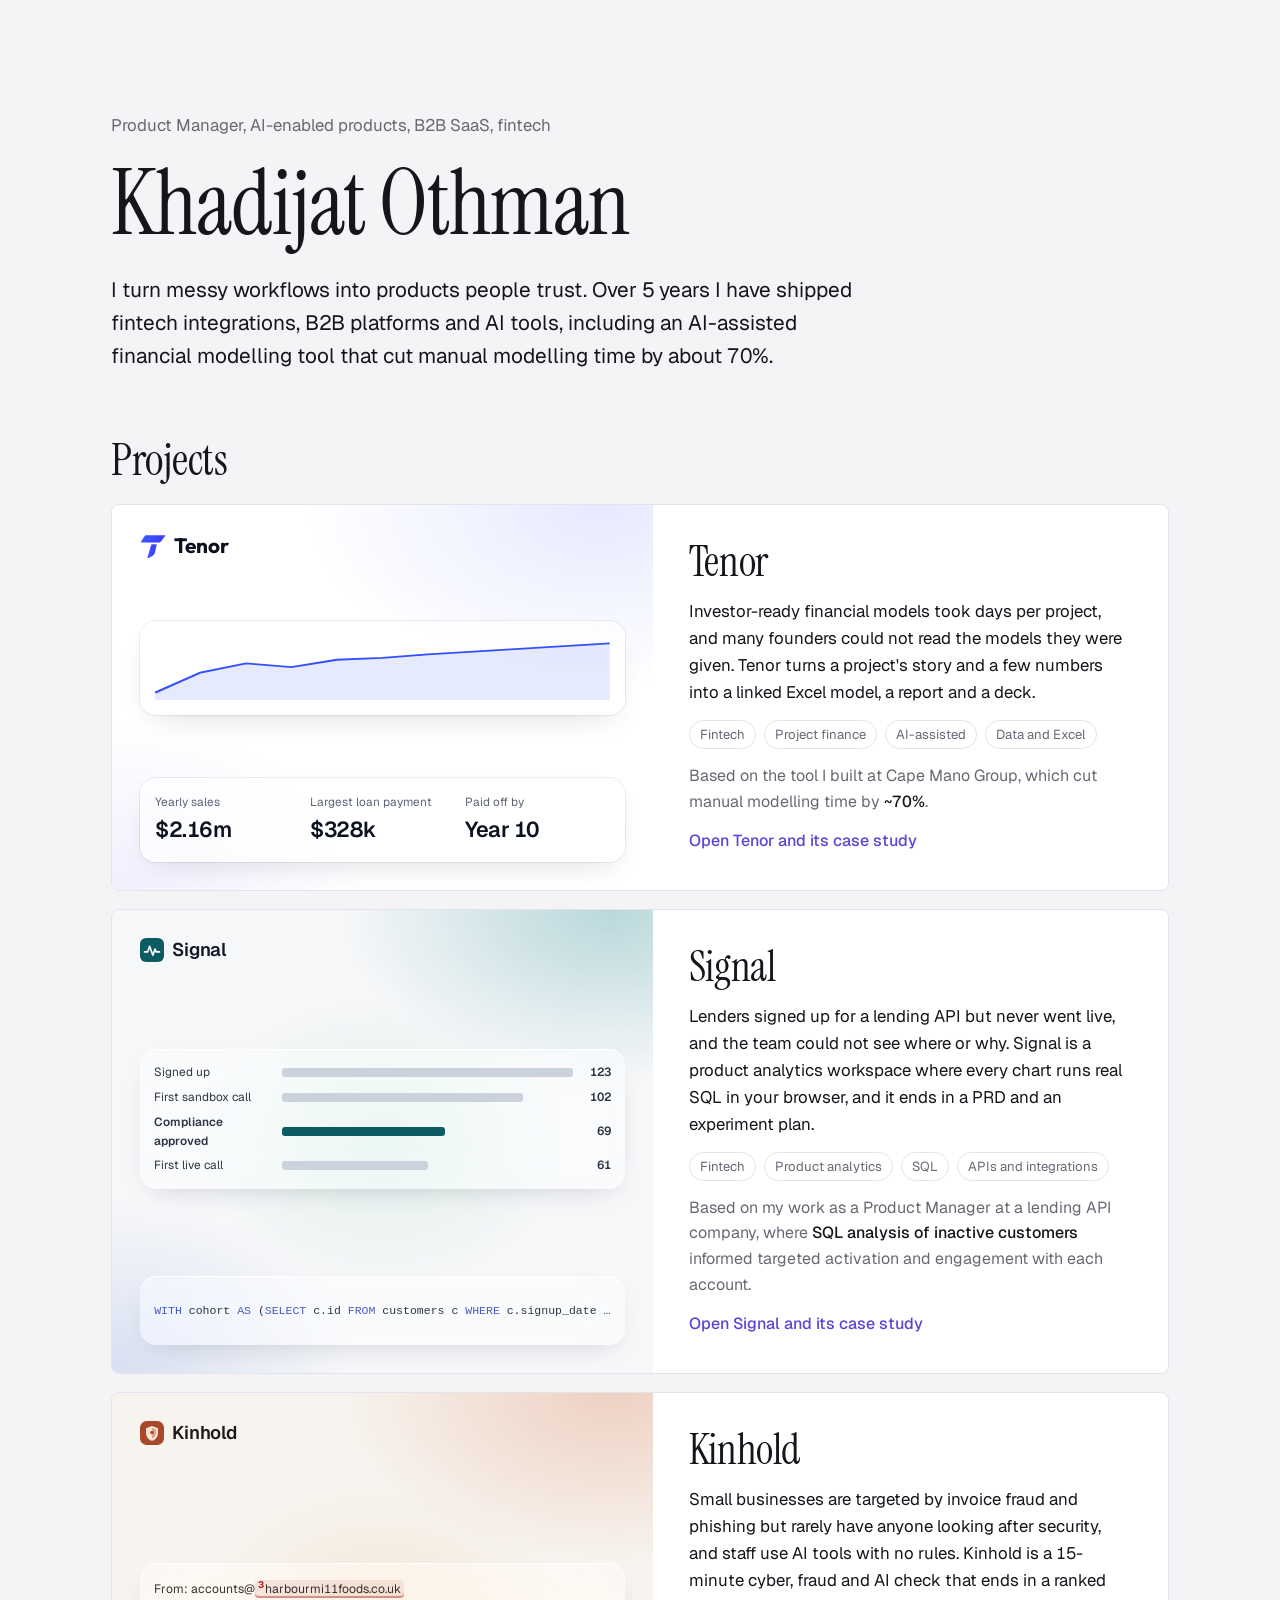
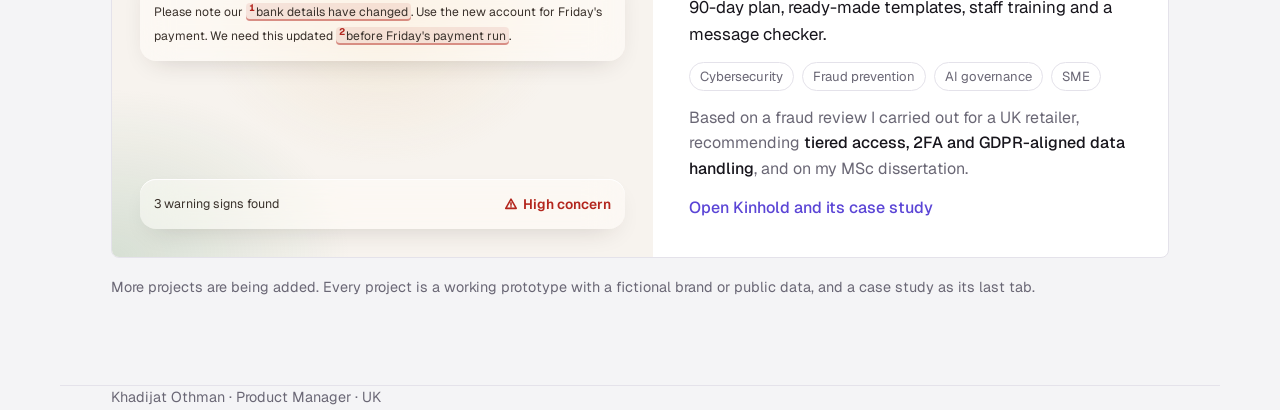
<file: index.html>
<!doctype html>
<html lang="en-GB">
<head>
<meta charset="utf-8">
<meta name="viewport" content="width=device-width, initial-scale=1">
<title>Khadijat Othman · Product Manager</title>
<meta name="description" content="Khadijat Othman, Product Manager for AI-enabled products, B2B SaaS and fintech. Working, clickable product prototypes with the thinking behind them.">
<link rel="preconnect" href="https://fonts.googleapis.com">
<link rel="preconnect" href="https://fonts.gstatic.com" crossorigin>
<link href="https://fonts.googleapis.com/css2?family=Geist:wght@400;500;600&family=Instrument+Serif&family=Outfit:wght@700&display=swap" rel="stylesheet">
<link rel="stylesheet" href="assets/css/base.css">
<style>
  header.intro { padding-top: clamp(48px, 9vw, 112px); padding-bottom: clamp(36px, 6vw, 64px); }
  .intro .role { color: var(--muted); font-size: 1.05rem; margin: 0 0 18px; }
  .intro h1 { font-size: clamp(3rem, 8vw, 5.6rem); }
  .intro p.position { font-size: clamp(1.1rem, 2vw, 1.3rem); max-width: 54ch; margin: 22px 0 0; }
  section.work { padding-bottom: 72px; }
  section.work > h2 { font-size: clamp(2rem, 4vw, 2.8rem); margin-bottom: 20px; }
  .project { display: grid; grid-template-columns: minmax(0, 1.05fr) minmax(0, 1fr); background: var(--panel); border: 1px solid var(--line); border-radius: var(--radius); overflow: hidden; text-decoration: none; color: inherit; }
  .project:hover .go { text-decoration: underline; }
  /* Tenor preview in Tenor's own look: white, frosted, with its logo blue as the only colour */
  .project .shot { position: relative; overflow: hidden; background: radial-gradient(420px 260px at 90% 0%, rgba(53,80,252,0.12), transparent 70%), radial-gradient(360px 240px at 0% 100%, rgba(64,57,253,0.08), transparent 70%), #FFFFFF; color: #0B1220; padding: clamp(18px, 3vw, 28px); display: grid; align-content: space-between; gap: 16px; min-height: 280px; }
  .shot .tenor { display: inline-flex; align-items: center; gap: 8px; font: 700 1.3rem/1 "Outfit", Geist, sans-serif; }
  .shot .tenor img { width: 26px; height: 25px; }
  .shot .panel { background: rgba(255,255,255,0.66); -webkit-backdrop-filter: blur(18px) saturate(170%); backdrop-filter: blur(18px) saturate(170%); border: 1px solid rgba(255,255,255,0.9); box-shadow: 0 0 0 1px rgba(15,23,42,0.07), 0 12px 30px -14px rgba(15,23,42,0.18); border-radius: 16px; padding: 14px; }
  .shot .figs { display: grid; grid-template-columns: repeat(3, minmax(0, 1fr)); gap: 10px; }
  .shot .figs span { display: block; color: #5B6475; font-size: 0.74rem; }
  .shot .figs strong { font-family: Geist, sans-serif; font-weight: 600; font-size: clamp(1.05rem, 2vw, 1.35rem); letter-spacing: -0.02em; }
  .shot .line { color: #3550FC; width: 100%; height: 64px; display: block; }
  .project .text { padding: clamp(22px, 3vw, 36px); display: grid; align-content: start; gap: 14px; }
  .project h3 { font-size: clamp(2rem, 3.6vw, 2.6rem); }
  .project .problem { margin: 0; font-size: 1.05rem; }
  .project .result { margin: 0; color: var(--muted); }
  .project .result strong { color: var(--ink); font-weight: 500; }
  .tags { display: flex; flex-wrap: wrap; gap: 8px; list-style: none; margin: 0; padding: 0; }
  .tags li { font-size: 0.82rem; color: var(--muted); border: 1px solid var(--line); border-radius: 99px; padding: 3px 10px; }
  /* Signal preview in Signal's own look: petrol teal on frosted glass */
  .project + .project { margin-top: 18px; }
  .project .shot { grid-template-columns: minmax(0, 1fr); }
  .shot .panel { min-width: 0; }
  .project .shot.signal { background: radial-gradient(380px 240px at 92% 0%, rgba(13,128,136,0.26), transparent 70%), radial-gradient(340px 240px at 0% 100%, rgba(92,128,210,0.2), transparent 70%), radial-gradient(260px 200px at 50% 50%, rgba(110,196,158,0.16), transparent 70%), #F6F7F9; color: #111827; }
  .shot .brand-s { display: inline-flex; align-items: center; gap: 8px; font: 600 1.15rem/1 Geist, sans-serif; letter-spacing: -0.01em; }
  .shot .brand-s svg { width: 24px; height: 24px; }
  .shot.signal .panel { background: rgba(255,255,255,0.46); border: 0; box-shadow: inset 0 1px 0 rgba(255,255,255,0.95), 0 10px 28px -14px rgba(15,23,42,0.22); }
  .mf { display: grid; gap: 6px; }
  .mf div { display: grid; grid-template-columns: 120px minmax(0, 1fr) 30px; gap: 8px; align-items: center; font-size: 0.74rem; color: #2D3644; }
  .mf i { display: block; height: 9px; border-radius: 3px; background: #CBD2DB; }
  .mf div.w i { background: #0D5C63; }
  .mf div.w { font-weight: 600; }
  .mf b { text-align: right; font-weight: 600; font-variant-numeric: tabular-nums; }
  .sql-line { font: 400 0.72rem/1.5 ui-monospace, "SF Mono", Menlo, monospace; color: #2D3644; white-space: nowrap; overflow: hidden; text-overflow: ellipsis; }
  .sql-line b { color: #4A5BC4; font-weight: 500; }
  /* Kinhold preview in its own look: warm clay and sage on frosted glass */
  .project .shot.kinhold { background: radial-gradient(380px 240px at 92% 0%, rgba(214,120,82,0.28), transparent 70%), radial-gradient(340px 240px at 0% 100%, rgba(110,160,128,0.24), transparent 70%), radial-gradient(260px 200px at 50% 50%, rgba(226,196,150,0.24), transparent 70%), #F7F3EE; color: #1F1A17; }
  .shot.kinhold .panel { background: rgba(255,253,251,0.5); border: 0; box-shadow: inset 0 1px 0 rgba(255,255,255,0.95), 0 10px 28px -14px rgba(46,31,20,0.24); }
  .shot .brand-k { display: inline-flex; align-items: center; gap: 8px; font: 600 1.15rem/1 Geist, sans-serif; letter-spacing: -0.01em; }
  .shot .brand-k svg { width: 24px; height: 24px; }
  .k-msg { font-size: 0.76rem; line-height: 1.75; color: #3A322C; }
  .k-msg mark { background: rgba(179,38,30,0.09); color: inherit; border-radius: 4px; padding: 1px 3px; box-shadow: inset 0 -2px 0 rgba(179,38,30,0.45); }
  .k-msg sup { color: #B3261E; font-weight: 700; font-size: 0.6rem; margin-right: 1px; }
  .k-verdict { display: flex; justify-content: space-between; align-items: center; gap: 10px; font-size: 0.78rem; color: #3A322C; }
  .k-verdict b { color: #B3261E; display: inline-flex; align-items: center; gap: 5px; font-weight: 600; font-size: 0.86rem; }
  .k-verdict svg { width: 14px; height: 14px; fill: none; stroke: currentColor; stroke-width: 1.8; stroke-linecap: round; stroke-linejoin: round; }
  .go { color: var(--violet); font-weight: 500; }
  .note { color: var(--muted); font-size: 0.9rem; margin-top: 18px; }
  footer { border-top: 1px solid var(--line); padding: 22px 0 40px; color: var(--muted); font-size: 0.9rem; }
  @media (max-width: 780px) { .project { grid-template-columns: minmax(0, 1fr); } .project .shot { min-height: 220px; } }
</style>
</head>
<body>
<a class="skip" href="#work">Skip to projects</a>
<main>
  <header class="intro wrap">
    <p class="role">Product Manager, AI-enabled products, B2B SaaS, fintech</p>
    <h1>Khadijat Othman</h1>
    <p class="position">I turn messy workflows into products people trust. Over 5 years I have shipped fintech integrations, B2B platforms and AI tools, including an AI-assisted financial modelling tool that cut manual modelling time by about 70%.</p>
  </header>

  <section class="work wrap" id="work" aria-labelledby="work-h">
    <h2 id="work-h">Projects</h2>
    <a class="project" href="tenor/">
      <div class="shot" aria-hidden="true">
        <span class="tenor"><img src="tenor/img/tenor-mark.svg" alt="">Tenor</span>
        <div class="panel"><svg class="line" viewBox="0 0 300 70" fill="none" stroke="currentColor" stroke-width="2" preserveAspectRatio="none"><path d="M0 62 L30 40 L60 30 L90 34 L120 26 L150 24 L180 20 L210 17 L240 14 L270 11 L300 8"/><path d="M0 62 L30 40 L60 30 L90 34 L120 26 L150 24 L180 20 L210 17 L240 14 L270 11 L300 8 L300 70 L0 70 Z" fill="currentColor" opacity="0.12" stroke="none"/></svg>
        </div>
        <div class="panel figs"><div><span>Yearly sales</span><strong>$2.16m</strong></div><div><span>Largest loan payment</span><strong>$328k</strong></div><div><span>Paid off by</span><strong>Year 10</strong></div></div>
      </div>
      <div class="text">
        <h3>Tenor</h3>
        <p class="problem">Investor-ready financial models took days per project, and many founders could not read the models they were given. Tenor turns a project's story and a few numbers into a linked Excel model, a report and a deck.</p>
        <ul class="tags" aria-label="Topics"><li>Fintech</li><li>Project finance</li><li>AI-assisted</li><li>Data and Excel</li></ul>
        <p class="result">Based on the tool I built at Cape Mano Group, which cut manual modelling time by <strong>~70%</strong>.</p>
        <span class="go">Open Tenor and its case study</span>
      </div>
    </a>
    <a class="project" href="fintech-analytics/">
      <div class="shot signal" aria-hidden="true">
        <span class="brand-s"><svg viewBox="0 0 32 32"><rect width="32" height="32" rx="8" fill="#0D5C63"/><path d="M6 18.5h4.2l2.6-7.5 4.4 12 2.9-8.3 1.6 3.8H26" fill="none" stroke="#FFFFFF" stroke-width="2.2" stroke-linecap="round" stroke-linejoin="round"/></svg>Signal</span>
        <div class="panel mf"><div><span>Signed up</span><i style="width:100%"></i><b>123</b></div><div><span>First sandbox call</span><i style="width:83%"></i><b>102</b></div><div class="w"><span>Compliance approved</span><i style="width:56%"></i><b>69</b></div><div><span>First live call</span><i style="width:50%"></i><b>61</b></div></div>
        <div class="panel"><p class="sql-line"><b>WITH</b> cohort <b>AS</b> (<b>SELECT</b> c.id <b>FROM</b> customers c <b>WHERE</b> c.signup_date <b>BETWEEN</b> '2024-11-01' <b>AND</b> '2026-07-31')</p></div>
      </div>
      <div class="text">
        <h3>Signal</h3>
        <p class="problem">Lenders signed up for a lending API but never went live, and the team could not see where or why. Signal is a product analytics workspace where every chart runs real SQL in your browser, and it ends in a PRD and an experiment plan.</p>
        <ul class="tags" aria-label="Topics"><li>Fintech</li><li>Product analytics</li><li>SQL</li><li>APIs and integrations</li></ul>
        <p class="result">Based on my work as a Product Manager at a lending API company, where <strong>SQL analysis of inactive customers</strong> informed targeted activation and engagement with each account.</p>
        <span class="go">Open Signal and its case study</span>
      </div>
    </a>
    <a class="project" href="sme-readiness/">
      <div class="shot kinhold" aria-hidden="true">
        <span class="brand-k"><svg viewBox="0 0 32 32"><rect width="32" height="32" rx="9" fill="#A6492A"/><path d="M16 6.5l8 3v6c0 5.3-3.4 9.4-8 10.9-4.6-1.5-8-5.6-8-10.9v-6z" fill="#F7E3D6"/><path d="M16 9.2l5.4 2v4.3c0 3.8-2.3 6.7-5.4 7.9z" fill="#E7A27F"/><circle cx="16" cy="15.4" r="2.4" fill="#A6492A"/></svg>Kinhold</span>
        <div class="panel k-msg">From: accounts@<mark><sup>3</sup>harbourmi11foods.co.uk</mark><br>Please note our <mark><sup>1</sup>bank details have changed</mark>. Use the new account for Friday's payment. We need this updated <mark><sup>2</sup>before Friday's payment run</mark>.</div>
        <div class="panel k-verdict"><span>3 warning signs found</span><b><svg viewBox="0 0 16 16"><path d="M8 2.5l6 10.5H2z"/><path d="M8 6.5v3M8 11.3v.2"/></svg>High concern</b></div>
      </div>
      <div class="text">
        <h3>Kinhold</h3>
        <p class="problem">Small businesses are targeted by invoice fraud and phishing but rarely have anyone looking after security, and staff use AI tools with no rules. Kinhold is a 15-minute cyber, fraud and AI check that ends in a ranked 90-day plan, ready-made templates, staff training and a message checker.</p>
        <ul class="tags" aria-label="Topics"><li>Cybersecurity</li><li>Fraud prevention</li><li>AI governance</li><li>SME</li></ul>
        <p class="result">Based on a fraud review I carried out for a UK retailer, recommending <strong>tiered access, 2FA and GDPR-aligned data handling</strong>, and on my MSc dissertation.</p>
        <span class="go">Open Kinhold and its case study</span>
      </div>
    </a>
    <p class="note">More projects are being added. Every project is a working prototype with a fictional brand or public data, and a case study as its last tab.</p>
  </section>
</main>
<footer class="wrap">Khadijat Othman · Product Manager · UK</footer>
</body>
</html>
</file>
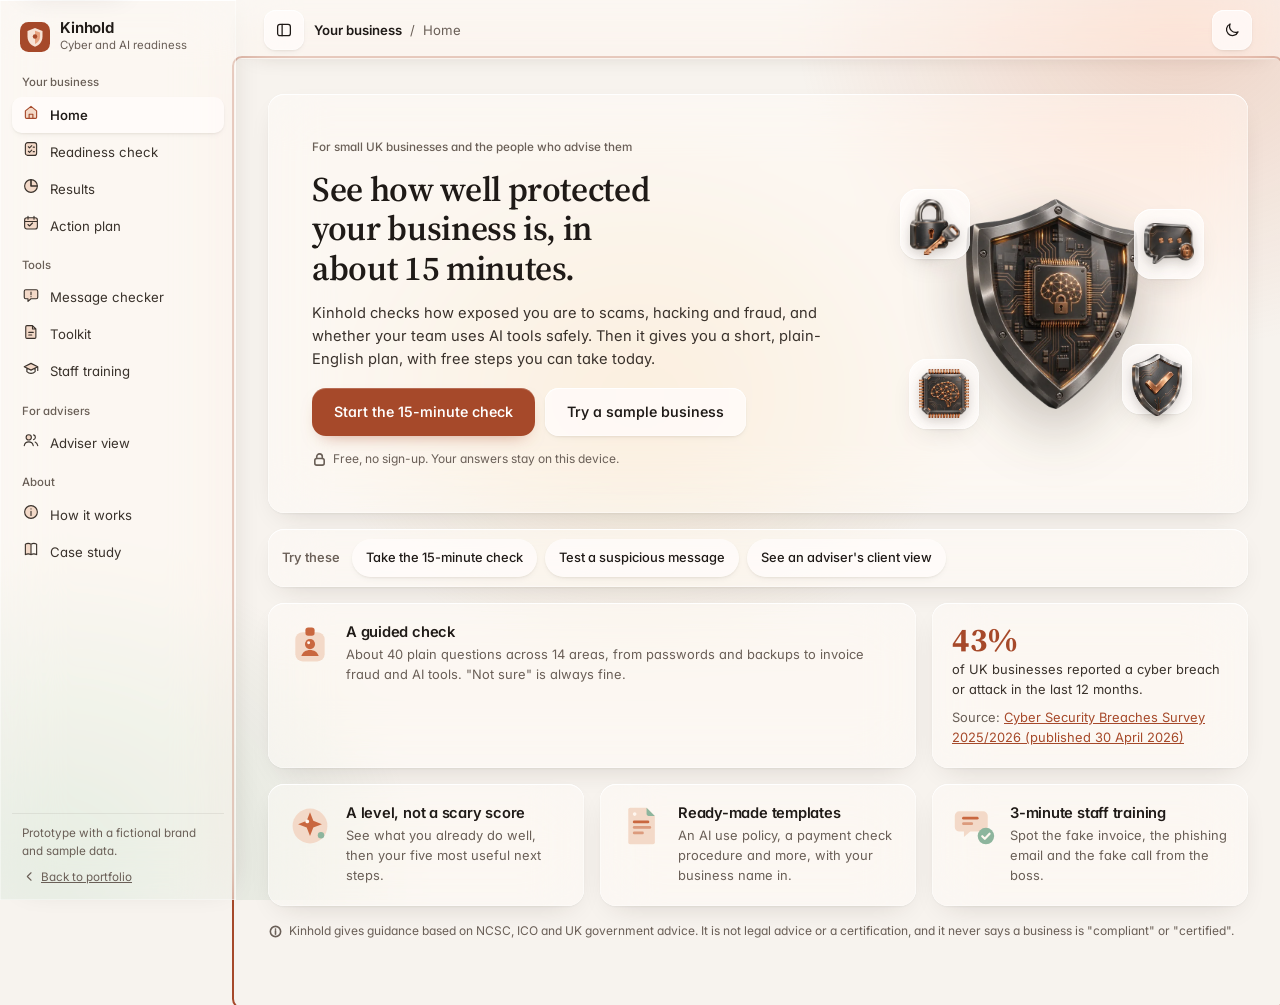
<file: sme-readiness/index.html>
<!doctype html>
<html lang="en-GB">
<head>
<meta charset="utf-8">
<meta name="viewport" content="width=device-width, initial-scale=1, viewport-fit=cover">
<title>Kinhold</title>
<meta name="description" content="Kinhold helps a small UK business check its cyber, fraud and AI readiness in about 15 minutes, then follow a plain-English plan. A portfolio prototype by Khadijat Othman.">
<meta name="theme-color" content="#F7F3EE">
<script>
  // Saved theme and sidebar state before first paint. Otherwise follow the system setting.
  (function () { try { var t = localStorage.getItem('kinhold.theme'); if (t === 'light' || t === 'dark') document.documentElement.setAttribute('data-theme', t); if (localStorage.getItem('kinhold.side') === 'collapsed') document.documentElement.classList.add('side-collapsed'); } catch (e) {} })();
</script>
<link rel="preconnect" href="https://fonts.googleapis.com">
<link rel="preconnect" href="https://fonts.gstatic.com" crossorigin>
<link href="https://fonts.googleapis.com/css2?family=Inter:wght@400;500;600;700&family=Source+Serif+4:opsz,wght@8..60,600&display=swap" rel="stylesheet">
<link rel="stylesheet" href="css/kinhold.css">
<link rel="icon" type="image/svg+xml" href="img/kinhold-mark.svg">
</head>
<body>
<a class="skip" href="#view">Skip to content</a>
<div class="app">
  <aside class="side" id="side" aria-label="Kinhold navigation">
    <a class="brand" href="#home">
      <svg class="brand-mark" viewBox="0 0 32 32" aria-hidden="true"><rect width="32" height="32" rx="9" fill="#A6492A"/><path d="M16 6.5l8 3v6c0 5.3-3.4 9.4-8 10.9-4.6-1.5-8-5.6-8-10.9v-6z" fill="#F7E3D6"/><path d="M16 9.2l5.4 2v4.3c0 3.8-2.3 6.7-5.4 7.9z" fill="#E7A27F"/><circle cx="16" cy="15.4" r="2.4" fill="#A6492A"/></svg>
      <span><span class="brand-name">Kinhold</span><span class="brand-sub">Cyber and AI readiness</span></span>
    </a>
    <nav class="nav" id="nav" aria-label="Main"></nav>
    <div class="side-foot">
      <p>Prototype with a fictional brand and sample data.</p>
      <a href="../" title="Back to portfolio"><svg viewBox="0 0 24 24" aria-hidden="true"><path d="M14.5 6l-6 6 6 6"/></svg><span>Back to portfolio</span></a>
    </div>
  </aside>
  <div class="main">
    <header class="topbar">
      <button class="icon-btn menu-btn" id="menu-btn" type="button" aria-controls="side" aria-expanded="false" aria-label="Open navigation"><svg viewBox="0 0 24 24" aria-hidden="true"><path d="M4 7h16M4 12h16M4 17h16"/></svg></button>
      <button class="icon-btn side-toggle" id="side-toggle" type="button" aria-controls="side" aria-expanded="true" aria-label="Collapse sidebar"><svg viewBox="0 0 24 24" aria-hidden="true"><rect x="3.5" y="4.5" width="17" height="15" rx="3"/><path d="M9.5 4.5v15"/></svg></button>
      <button class="back-btn" id="back-btn" type="button" hidden><svg viewBox="0 0 24 24" aria-hidden="true"><path d="M14.5 6l-6 6 6 6"/></svg>Back</button>
      <div class="crumb"><b id="crumb-business">Your business</b><span aria-hidden="true">/</span><span id="crumb-view">Home</span></div>
      <div class="top-right">
        <span class="saved" id="saved" role="status" hidden><svg viewBox="0 0 16 16" aria-hidden="true"><path d="M3.5 8.5l3 3 6-7"/></svg><span class="label">Saved on this device</span></span>
        <button class="icon-btn" id="theme-btn" type="button"></button>
      </div>
    </header>
    <main class="view" id="view" tabindex="-1"><p class="muted">Loading…</p></main>
  </div>
</div>
<div class="scrim" id="scrim" hidden></div>
<noscript><p style="padding:16px">Kinhold needs JavaScript to run the readiness check in your browser.</p></noscript>
<script src="js/engine/scoring.js"></script>
<script src="js/engine/recommend.js"></script>
<script src="js/engine/checker.js"></script>
<script src="js/illustrations.js"></script>
<script src="js/app.js"></script>
<script src="js/views/home.js"></script>
<script src="js/views/check.js"></script>
<script src="js/views/results.js"></script>
<script src="js/views/plan.js"></script>
<script src="js/views/checker.js"></script>
<script src="js/views/toolkit.js"></script>
<script src="js/views/training.js"></script>
<script src="js/views/adviser.js"></script>
<script src="js/views/method.js"></script>
<script src="js/views/casestudy.js"></script>
<script>KinholdApp.start();</script>
</body>
</html>
</file>
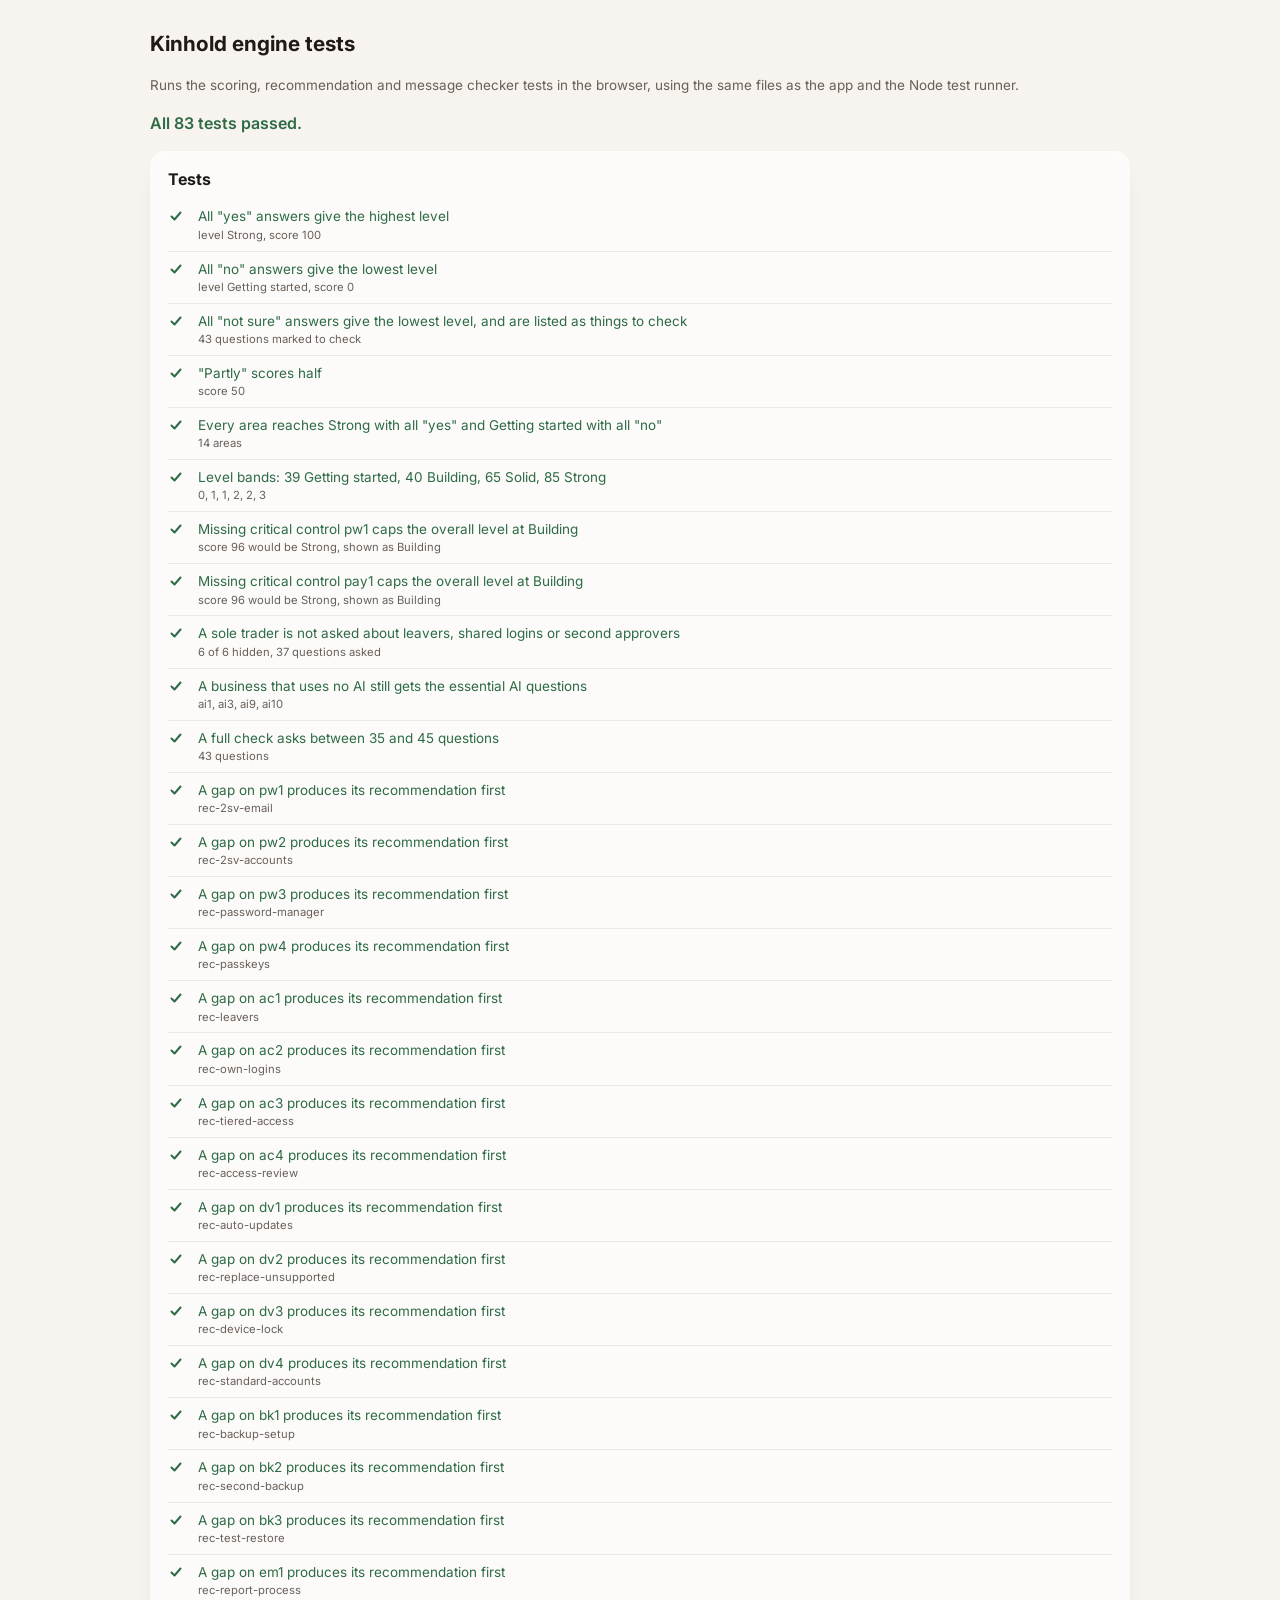
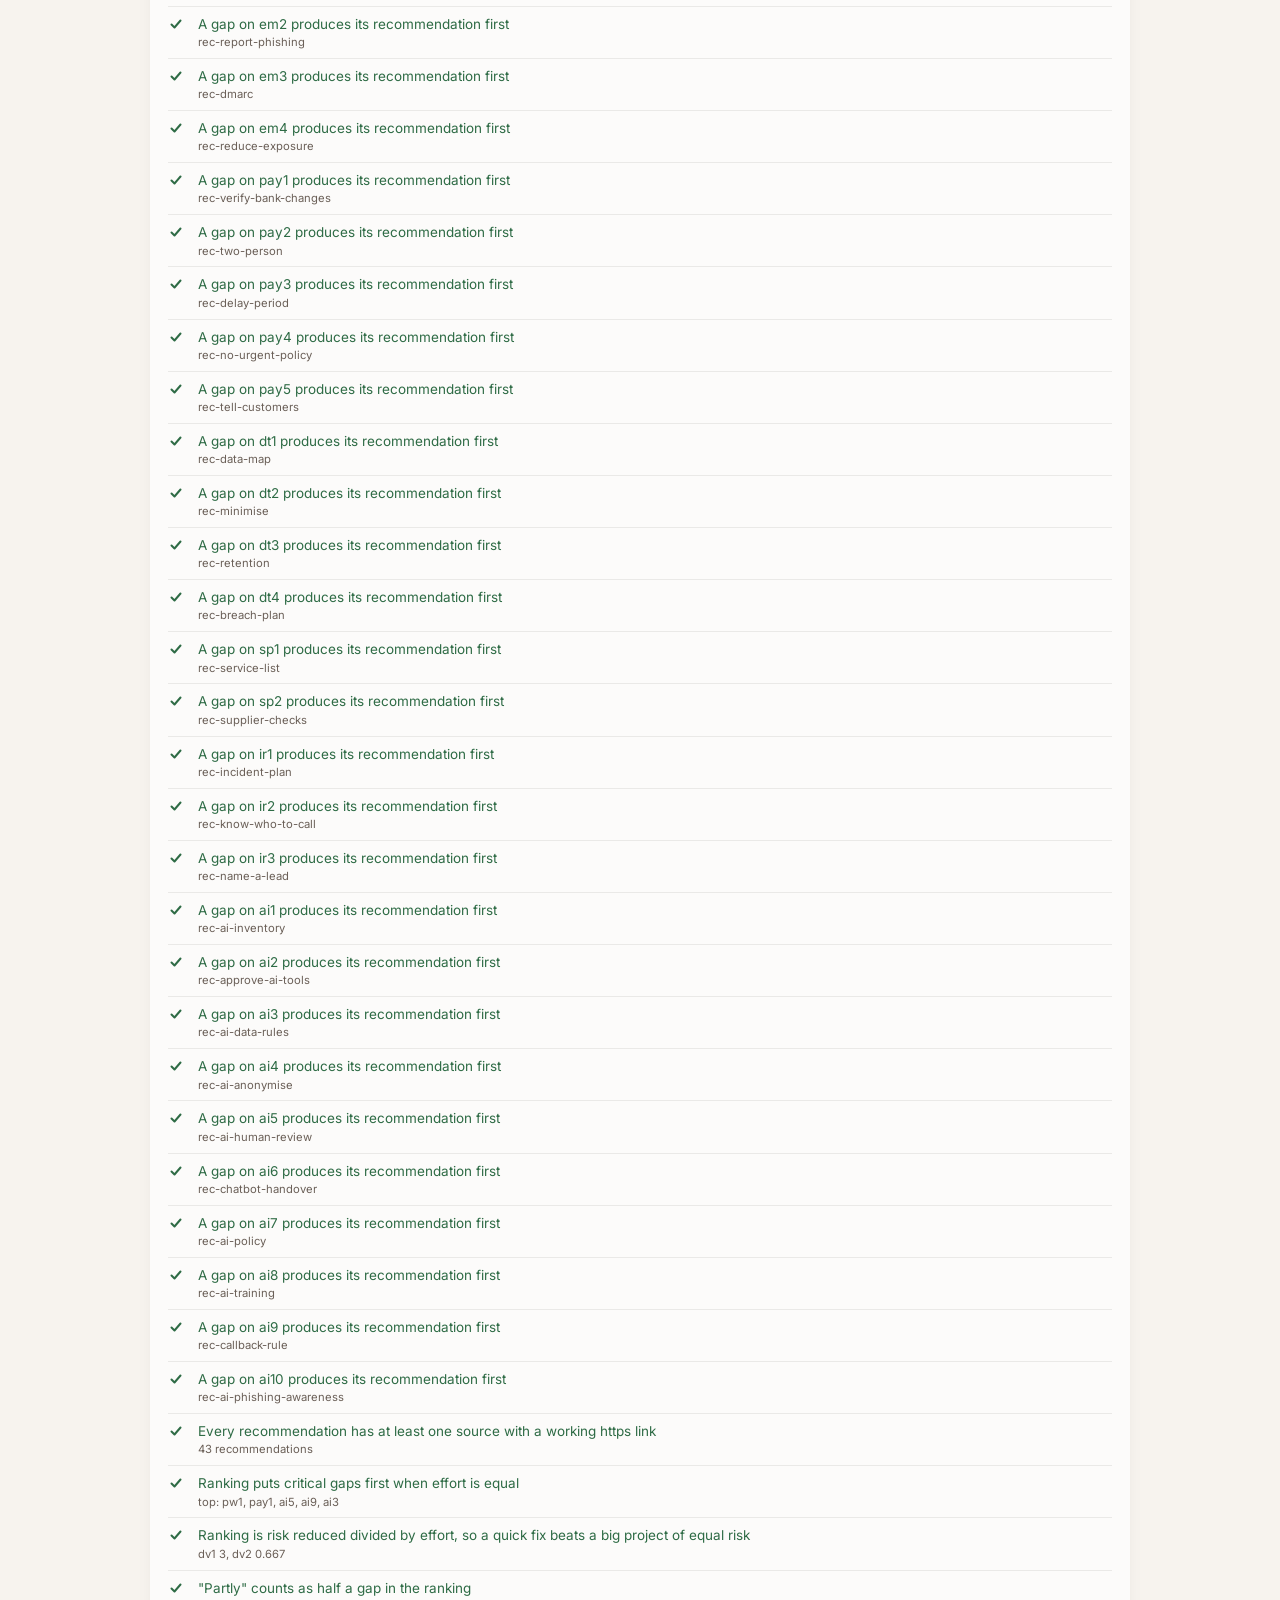
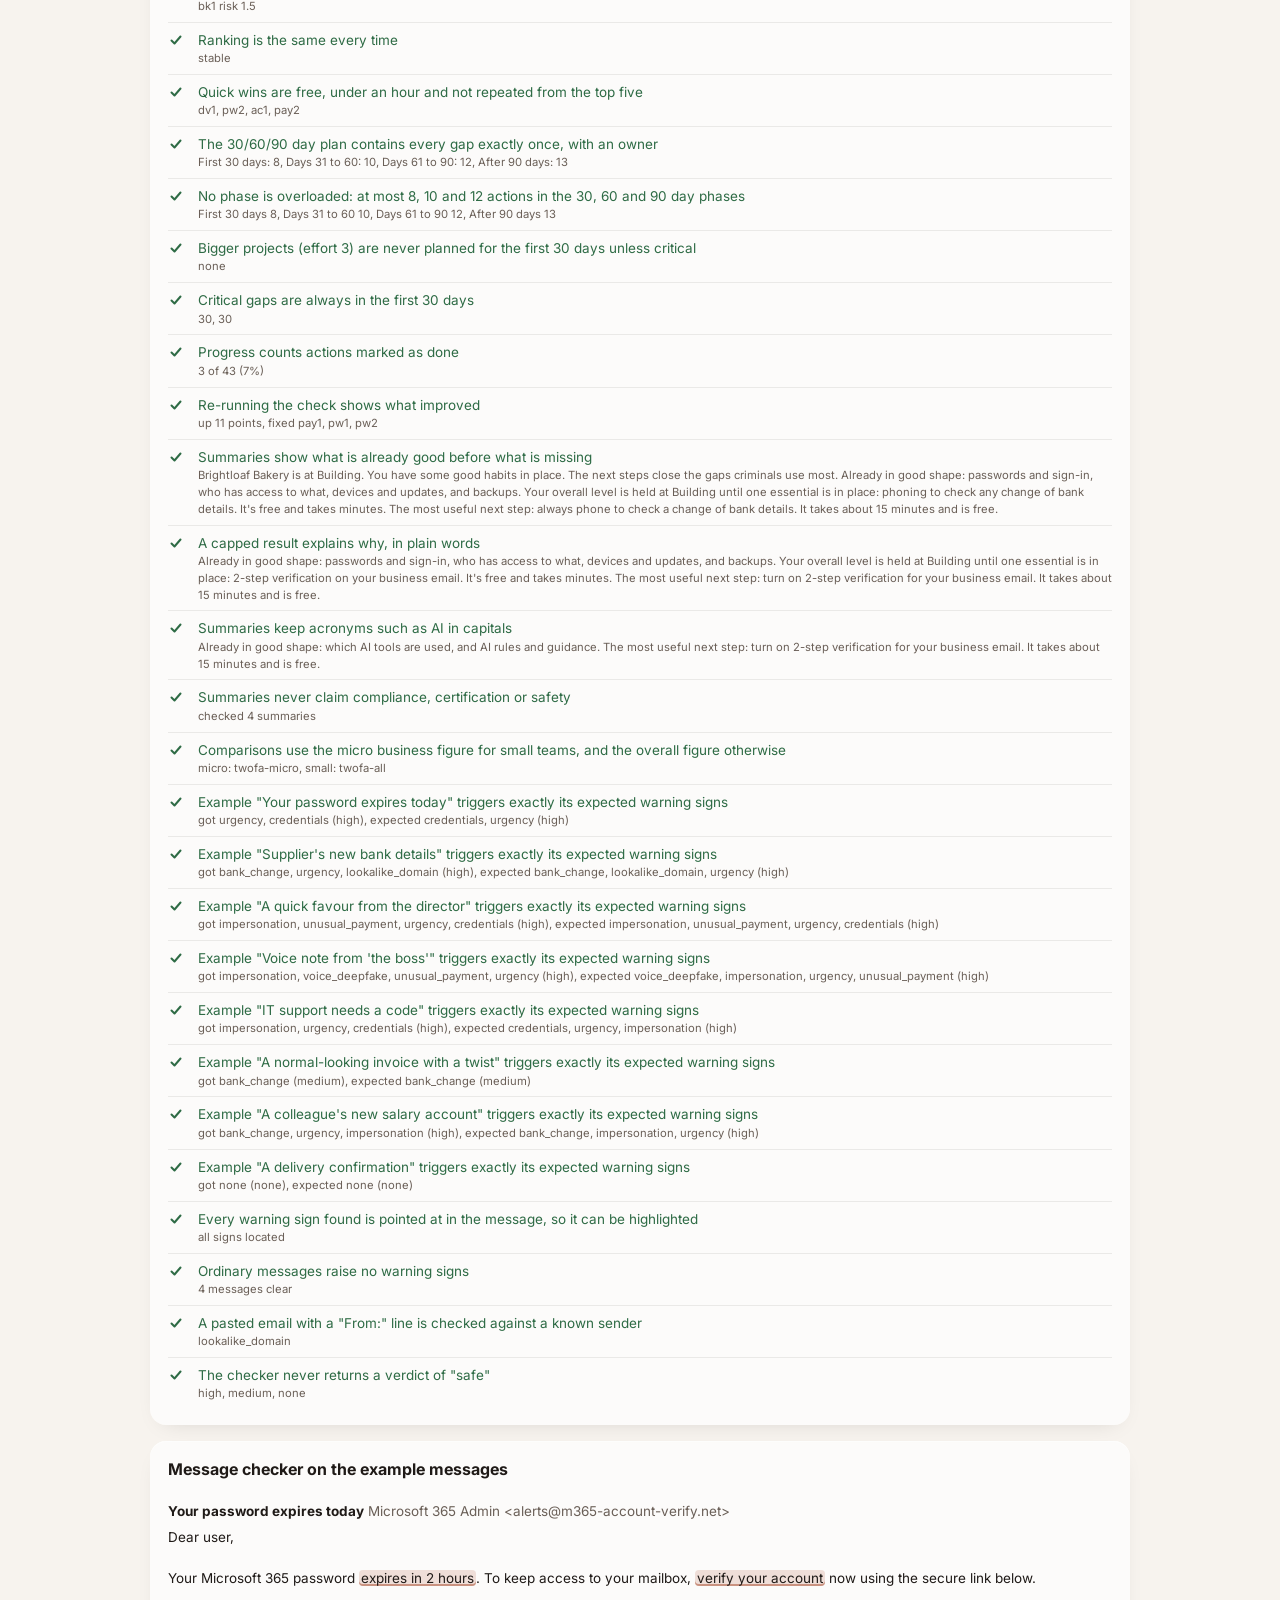
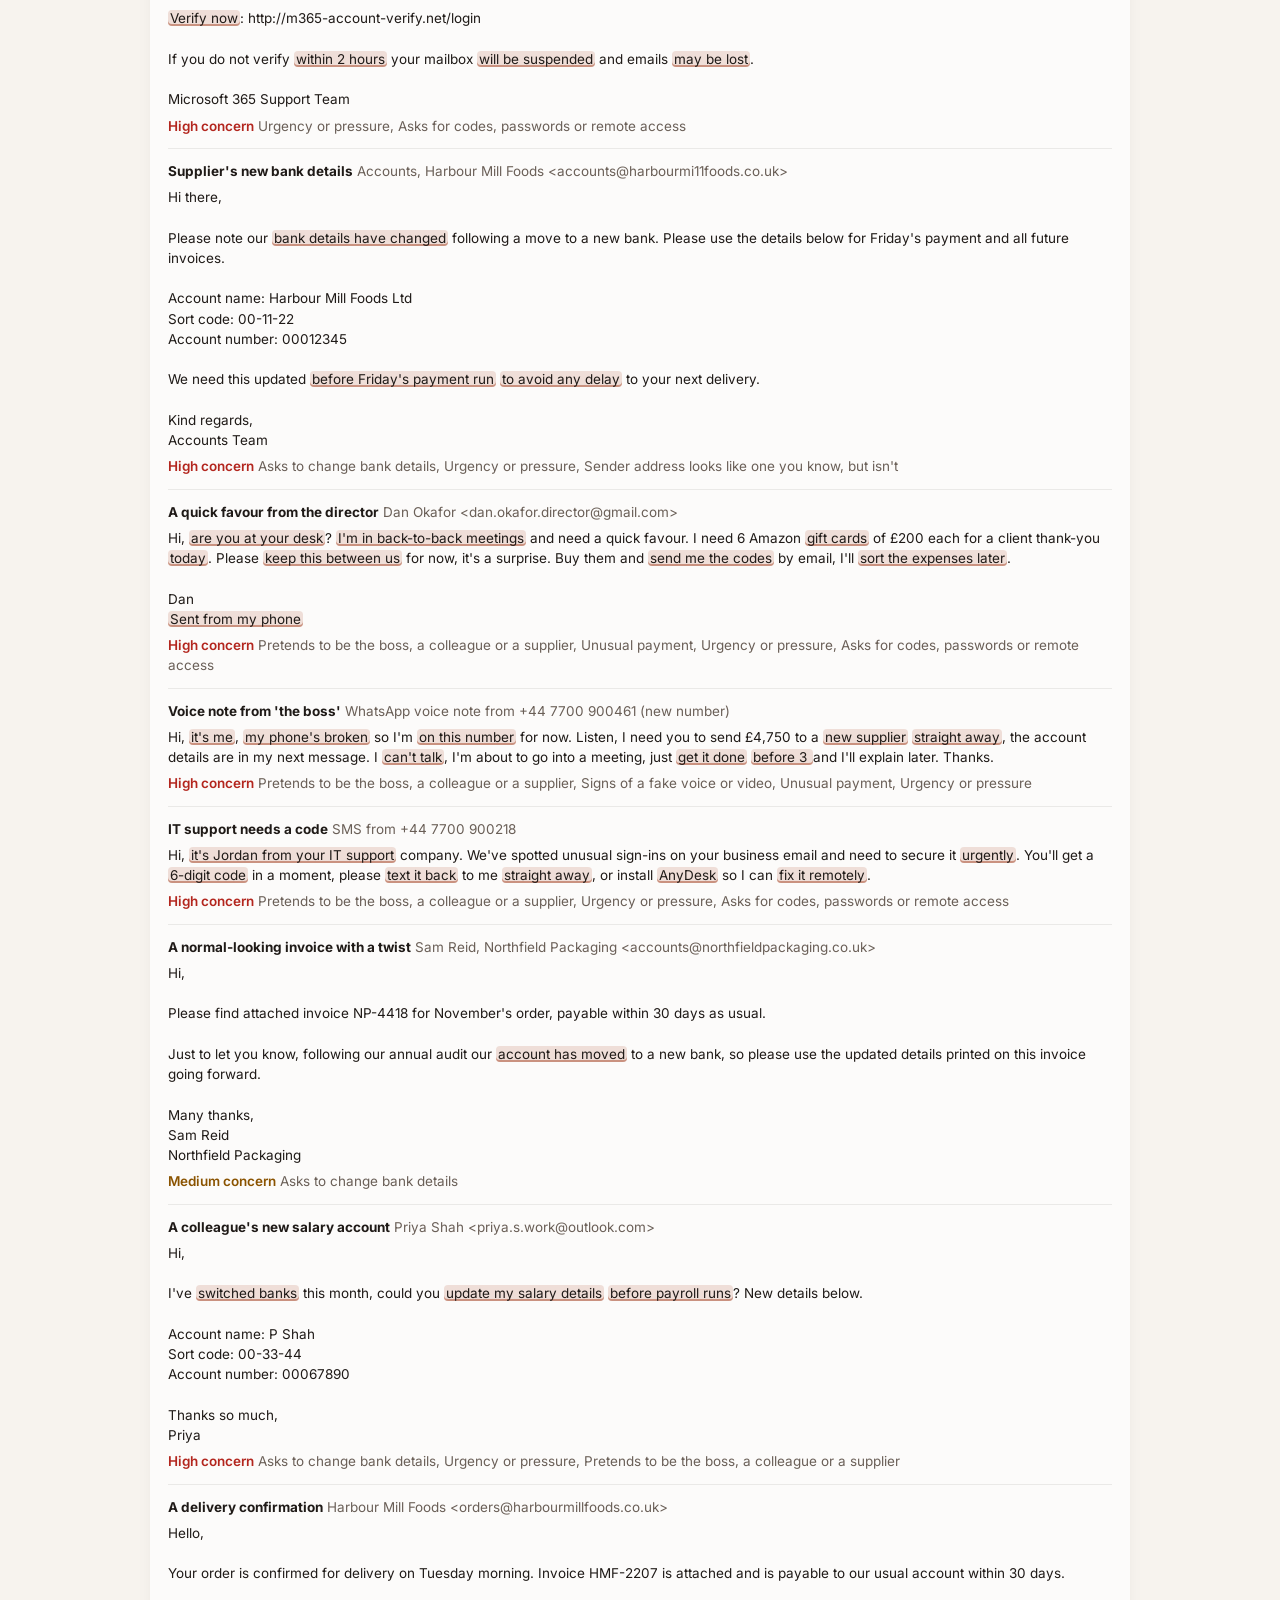
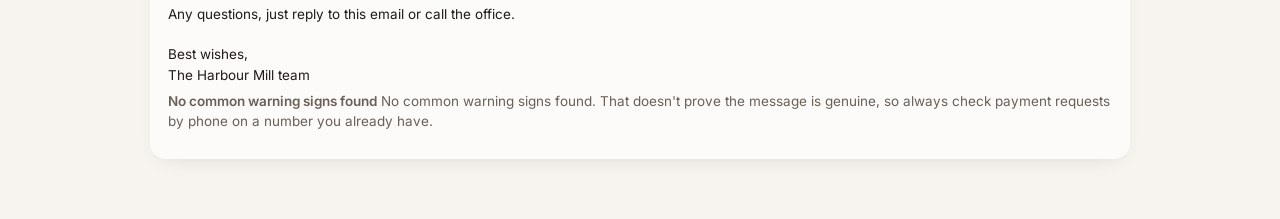
<file: sme-readiness/tests/scoring.test.html>
<!doctype html>
<html lang="en-GB">
<head>
<meta charset="utf-8">
<meta name="viewport" content="width=device-width, initial-scale=1">
<title>Kinhold engine tests</title>
<link href="https://fonts.googleapis.com/css2?family=Inter:wght@400;500;600&display=swap" rel="stylesheet">
<style>
  :root { --bg: #F7F3EE; --card: rgba(255, 255, 255, 0.7); --ink: #1F1A17; --muted: #6A5F57; --good: #2E6B45; --bad: #B3261E; --warn: #8A5300; --hair: rgba(31, 26, 23, 0.08); color-scheme: light; }
  @media (prefers-color-scheme: dark) { :root { --bg: #16130F; --card: rgba(255, 255, 255, 0.05); --ink: #F1ECE6; --muted: #B3A89E; --good: #8FD3A6; --bad: #F59A8F; --warn: #E8B866; --hair: rgba(255, 255, 255, 0.08); color-scheme: dark; } }
  * { box-sizing: border-box; }
  body { margin: 0; padding: 28px 16px 60px; background: var(--bg); color: var(--ink); font: 400 13.5px/1.5 Inter, system-ui, sans-serif; }
  main { max-width: 980px; margin: 0 auto; display: grid; gap: 16px; }
  h1 { font-size: 1.3rem; margin: 0; } h2 { font-size: 1rem; margin: 0 0 8px; }
  p { margin: 0; } .muted { color: var(--muted); }
  .card { background: var(--card); border-radius: 16px; padding: 16px 18px; box-shadow: inset 0 1px 0 rgba(255, 255, 255, 0.6), 0 8px 24px -14px rgba(0, 0, 0, 0.18); }
  .summary { font-weight: 600; font-size: 1rem; }
  .pass { color: var(--good); } .fail { color: var(--bad); }
  ol.tests { margin: 0; padding: 0; list-style: none; display: grid; }
  ol.tests li { display: grid; grid-template-columns: 22px minmax(0, 1fr); gap: 8px; padding: 7px 0; border-bottom: 1px solid var(--hair); }
  ol.tests li:last-child { border-bottom: 0; }
  ol.tests svg { width: 16px; height: 16px; fill: none; stroke: currentColor; stroke-width: 2; stroke-linecap: round; stroke-linejoin: round; margin-top: 2px; }
  ol.tests small { display: block; color: var(--muted); overflow-wrap: anywhere; }
  .msg { display: grid; gap: 6px; padding: 12px 0; border-bottom: 1px solid var(--hair); }
  .msg:last-child { border-bottom: 0; }
  .msg pre { margin: 0; white-space: pre-wrap; font: inherit; color: var(--ink); }
  mark { background: rgba(166, 73, 42, 0.16); color: inherit; border-radius: 4px; padding: 0 2px; box-shadow: inset 0 -2px 0 rgba(166, 73, 42, 0.5); }
  .visually-hidden { position: absolute; width: 1px; height: 1px; overflow: hidden; clip: rect(0 0 0 0); white-space: nowrap; }
  .level { font-weight: 600; } .level.high { color: var(--bad); } .level.medium { color: var(--warn); } .level.none, .level.low { color: var(--muted); }
</style>
</head>
<body>
<main>
  <h1>Kinhold engine tests</h1>
  <p class="muted">Runs the scoring, recommendation and message checker tests in the browser, using the same files as the app and the Node test runner.</p>
  <p class="summary" id="summary" role="status">Running…</p>
  <section class="card" aria-labelledby="t-h"><h2 id="t-h">Tests</h2><ol class="tests" id="tests"></ol></section>
  <section class="card" aria-labelledby="m-h"><h2 id="m-h">Message checker on the example messages</h2><div id="messages"></div></section>
</main>
<script src="../js/engine/scoring.js"></script>
<script src="../js/engine/recommend.js"></script>
<script src="../js/engine/checker.js"></script>
<script src="engine.tests.js"></script>
<script>
(async function () {
  'use strict';
  const esc = (s) => String(s).replace(/[&<>"]/g, (c) => ({ '&': '&amp;', '<': '&lt;', '>': '&gt;', '"': '&quot;' }[c]));
  const get = (f) => fetch('../data/' + f).then((r) => r.json());
  const [questions, recommendations, sources, messages, benchmarks] = await Promise.all(['questions.json', 'recommendations.json', 'sources.json', 'messages.json', 'benchmarks.json'].map(get));
  const ctx = { S: KinholdScoring, R: KinholdRecommend, C: KinholdChecker, data: { questions, recommendations, sources, messages, benchmarks } };
  const list = document.getElementById('tests');
  let pass = 0, fail = 0;
  KinholdTests((name, fn) => {
    let ok, detail;
    try { [ok, detail] = fn(); } catch (e) { ok = false; detail = e.message; }
    ok ? pass++ : fail++;
    list.insertAdjacentHTML('beforeend', '<li class="' + (ok ? 'pass' : 'fail') + '"><svg viewBox="0 0 16 16" aria-hidden="true">' + (ok ? '<path d="M3.5 8.5l3 3 6-7"/>' : '<path d="M4.5 4.5l7 7M11.5 4.5l-7 7"/>') + '</svg><span><span class="visually-hidden">' + (ok ? 'Passed: ' : 'Failed: ') + '</span>' + esc(name) + (detail ? '<small>' + esc(detail) + '</small>' : '') + '</span></li>');
  }, ctx);
  const s = document.getElementById('summary');
  s.textContent = fail ? fail + ' failed, ' + pass + ' passed' : 'All ' + pass + ' tests passed.';
  s.className = 'summary ' + (fail ? 'fail' : 'pass');
  window.__kinholdTests = { pass, fail };

  // Show each example with its warning signs highlighted, as the app will.
  const box = document.getElementById('messages');
  messages.examples.forEach((e) => {
    const r = KinholdChecker.analyse(e);
    const spans = r.matches.filter((m) => m.field === 'body' && !m.overlap).sort((a, b) => a.start - b.start);
    let html = '', at = 0;
    spans.forEach((m) => { html += esc(e.body.slice(at, m.start)) + '<mark title="' + esc(m.reason) + '">' + esc(e.body.slice(m.start, m.end)) + '</mark>'; at = m.end; });
    html += esc(e.body.slice(at));
    const labels = r.signals.map((id) => messages.signals.find((x) => x.id === id).label);
    box.insertAdjacentHTML('beforeend', '<div class="msg"><p><b>' + esc(e.title) + '</b> <span class="muted">' + esc(e.from) + '</span></p><pre>' + html + '</pre>' +
      '<p><span class="level ' + r.level + '">' + esc(messages.levels[r.level].label) + '</span> <span class="muted">' + esc(labels.join(', ') || messages.noSignsText) + '</span></p></div>');
  });
})();
</script>
</body>
</html>
</file>
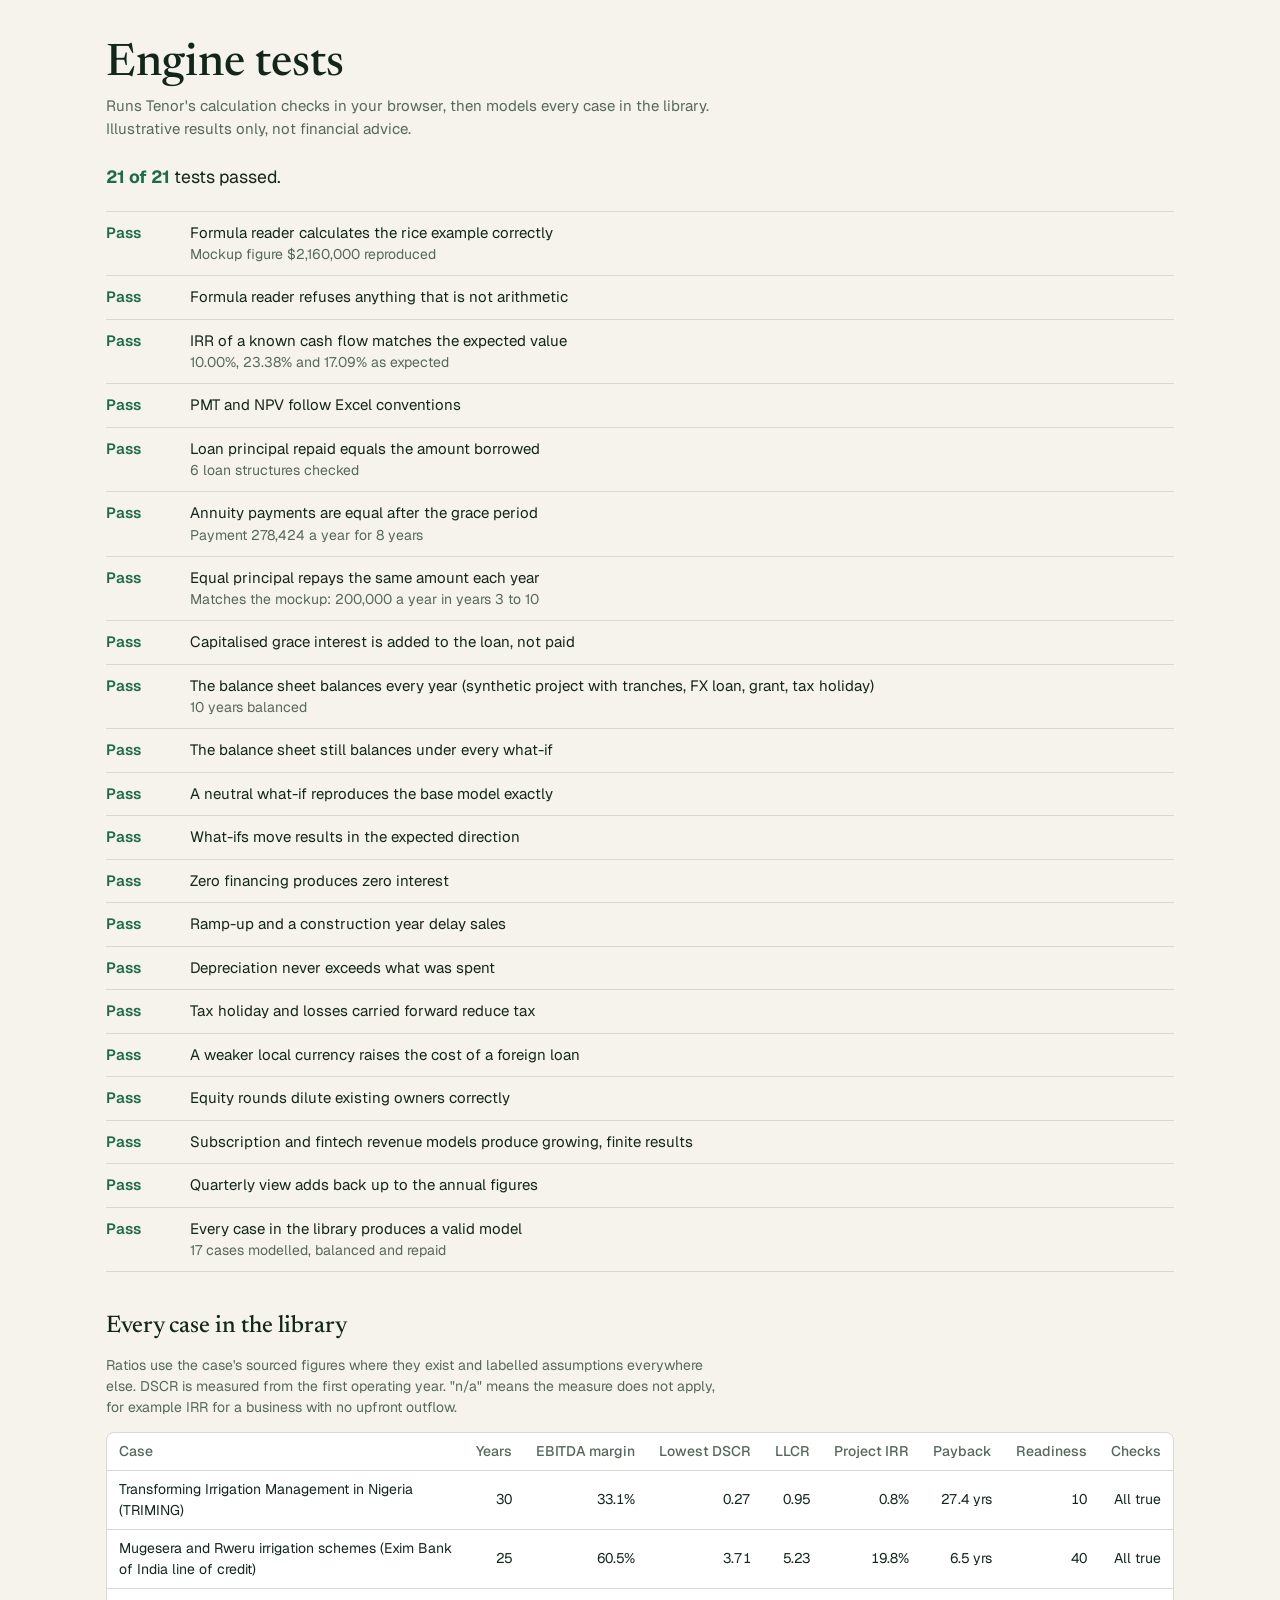
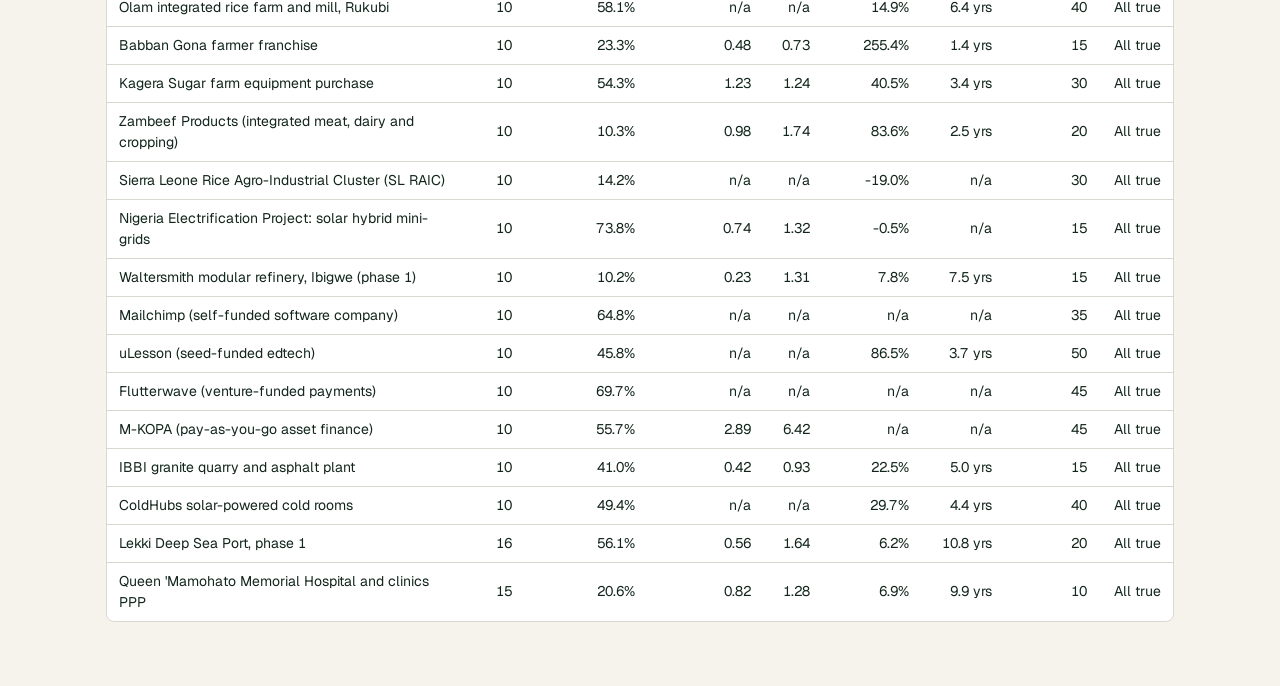
<file: tenor/tests/engine.test.html>
<!doctype html>
<html lang="en">
<head>
<meta charset="utf-8">
<meta name="viewport" content="width=device-width, initial-scale=1">
<title>Tenor engine tests</title>
<link rel="preconnect" href="https://fonts.googleapis.com">
<link rel="preconnect" href="https://fonts.gstatic.com" crossorigin>
<link href="https://fonts.googleapis.com/css2?family=Geist:wght@400;500;600&family=Newsreader:opsz,wght@6..72,500&display=swap" rel="stylesheet">
<style>
  :root {
    --bg: #F5F3EC; --surface: #FFFFFF; --ink: #13261C; --muted: #56685D; --line: #DAD8CE; --mint: #1E6B47; --bad: #A2382B;
    color-scheme: light;
  }
  @media (prefers-color-scheme: dark) {
    :root:not([data-theme="light"]) { --bg: #121715; --surface: #19201D; --ink: #EEF0EA; --muted: #A3B3A9; --line: #2B3430; --mint: #8FD0AB; --bad: #F0A194; color-scheme: dark; }
  }
  :root[data-theme="dark"] { --bg: #121715; --surface: #19201D; --ink: #EEF0EA; --muted: #A3B3A9; --line: #2B3430; --mint: #8FD0AB; --bad: #F0A194; color-scheme: dark; }
  * { box-sizing: border-box; }
  body { margin: 0; background: var(--bg); color: var(--ink); font: 15px/1.5 Geist, system-ui, sans-serif; }
  main { max-width: 1100px; margin: 0 auto; padding: 40px 16px 64px; }
  h1 { font: 500 clamp(2rem, 5vw, 2.8rem)/1.1 Newsreader, Georgia, serif; margin: 0 0 6px; }
  h2 { font: 500 1.5rem/1.2 Newsreader, Georgia, serif; margin: 40px 0 12px; }
  .lede { color: var(--muted); margin: 0 0 24px; max-width: 64ch; }
  .summary { font-size: 1.1rem; margin-bottom: 20px; }
  .summary strong { color: var(--mint); }
  .summary.failed strong { color: var(--bad); }
  ol.tests { list-style: none; padding: 0; margin: 0; border-top: 1px solid var(--line); }
  ol.tests li { display: grid; grid-template-columns: 4.5rem 1fr; gap: 12px; padding: 10px 0; border-bottom: 1px solid var(--line); }
  .status { font-weight: 600; color: var(--mint); }
  .status.fail { color: var(--bad); }
  .detail { display: block; color: var(--muted); font-size: 0.875rem; }
  .table-wrap { overflow-x: auto; border: 1px solid var(--line); border-radius: 8px; background: var(--surface); }
  table { border-collapse: collapse; width: 100%; font-variant-numeric: tabular-nums; font-size: 0.875rem; }
  th, td { padding: 8px 12px; text-align: right; border-bottom: 1px solid var(--line); white-space: nowrap; }
  th:first-child, td:first-child { text-align: left; white-space: normal; min-width: 14rem; }
  th { color: var(--muted); font-weight: 500; }
  tr:last-child td { border-bottom: 0; }
  .note { color: var(--muted); font-size: 0.875rem; max-width: 70ch; }
</style>
</head>
<body>
<main>
  <h1>Engine tests</h1>
  <p class="lede">Runs Tenor's calculation checks in your browser, then models every case in the library. Illustrative results only, not financial advice.</p>
  <p class="summary" id="summary" role="status">Running tests…</p>
  <ol class="tests" id="tests"></ol>

  <h2>Every case in the library</h2>
  <p class="note">Ratios use the case's sourced figures where they exist and labelled assumptions everywhere else. DSCR is measured from the first operating year. "n/a" means the measure does not apply, for example IRR for a business with no upfront outflow.</p>
  <div class="table-wrap">
    <table>
      <thead><tr><th scope="col">Case</th><th scope="col">Years</th><th scope="col">EBITDA margin</th><th scope="col">Lowest DSCR</th><th scope="col">LLCR</th><th scope="col">Project IRR</th><th scope="col">Payback</th><th scope="col">Readiness</th><th scope="col">Checks</th></tr></thead>
      <tbody id="cases"><tr><td colspan="9">Loading…</td></tr></tbody>
    </table>
  </div>
</main>
<script src="../js/engine.js"></script>
<script src="../js/adapter.js"></script>
<script src="engine.tests.js"></script>
<script>
(async function () {
  const esc = (s) => String(s).replace(/[&<>"]/g, (c) => ({ '&': '&amp;', '<': '&lt;', '>': '&gt;', '"': '&quot;' }[c]));
  const load = (f) => fetch('../data/' + f).then((r) => { if (!r.ok) throw new Error(f + ' ' + r.status); return r.json(); });
  let data = null;
  try { data = { cases: await load('cases.json'), sectors: await load('sectors.json'), defaults: await load('defaults.json') }; }
  catch (e) { document.getElementById('cases').innerHTML = '<tr><td colspan="9">Could not load the case library (' + esc(e.message) + '). Open this page through a web server, not as a file.</td></tr>'; }
  const results = runTenorTests(TenorEngine, TenorAdapter, data);
  const passed = results.filter((r) => r.pass).length;
  const sum = document.getElementById('summary');
  sum.innerHTML = '<strong>' + passed + ' of ' + results.length + '</strong> tests passed.';
  if (passed !== results.length) sum.classList.add('failed');
  document.getElementById('tests').innerHTML = results.map((r) =>
    '<li><span class="status' + (r.pass ? '' : ' fail') + '">' + (r.pass ? 'Pass' : 'Fail') + '</span><span>' + esc(r.name) +
    (r.detail ? '<span class="detail">' + esc(r.detail) + '</span>' : '') + '</span></li>').join('');
  if (!results.caseResults) return;
  const pct = (x) => (x === null || x === undefined ? 'n/a' : (x * 100).toFixed(1) + '%');
  const f2 = (x) => (x === null || x === undefined ? 'n/a' : x.toFixed(2));
  document.getElementById('cases').innerHTML = results.caseResults.map((c) => {
    if (!c.model) return '<tr><td>' + esc(c.name) + '</td><td colspan="8">' + esc(c.problems.join('; ')) + '</td></tr>';
    const k = c.model.kpis;
    return '<tr><td>' + esc(c.name) + '</td><td>' + c.model.N + '</td><td>' + pct(k.ebitdaMargin) + '</td><td>' + f2(k.dscrMin) + '</td><td>' + f2(k.llcr) +
      '</td><td>' + pct(k.projectIRR) + '</td><td>' + (k.paybackYears === null ? 'n/a' : k.paybackYears.toFixed(1) + ' yrs') + '</td><td>' + c.readiness.score +
      '</td><td>' + (c.ok ? 'All true' : esc(c.problems.join(', '))) + '</td></tr>';
  }).join('');
})();
</script>
</body>
</html>
</file>
<file: assets/css/base.css>
/* Portfolio brand tokens (CLAUDE.md section 4). Projects keep their own product identity inside their app views. */
:root {
  --canvas: #F4F4F6; --panel: #FFFFFF; --ink: #17151C; --muted: #6A6775; --line: #E4E2EA;
  --plum: #241B35; --violet: #5B45D6; --gold: #F5B544; --red: #C2392C; --green: #1E7A4F;
  --serif: "Instrument Serif", Georgia, serif; --sans: "Geist", system-ui, -apple-system, "Segoe UI", sans-serif;
  --gutter: clamp(16px, 4vw, 56px); --max: 1160px; --radius: 8px;
  color-scheme: light;
}
@media (prefers-color-scheme: dark) {
  :root:not([data-theme="light"]) { --canvas: #121016; --panel: #1B1821; --ink: #EEEBF3; --muted: #A6A1B2; --line: #2E2937; --plum: #17121F; --violet: #A698FF; --red: #F08A7E; --green: #6FD3A0; color-scheme: dark; }
}
:root[data-theme="dark"] { --canvas: #121016; --panel: #1B1821; --ink: #EEEBF3; --muted: #A6A1B2; --line: #2E2937; --plum: #17121F; --violet: #A698FF; --red: #F08A7E; --green: #6FD3A0; color-scheme: dark; }
* { box-sizing: border-box; }
body { margin: 0; background: var(--canvas); color: var(--ink); font: 400 16px/1.6 var(--sans); font-variant-numeric: tabular-nums; }
a { color: var(--violet); text-underline-offset: 3px; }
:focus-visible { outline: 2px solid var(--violet); outline-offset: 3px; border-radius: 2px; }
h1, h2, h3 { font-family: var(--serif); font-weight: 400; line-height: 1.05; margin: 0; letter-spacing: -0.01em; }
.wrap { max-width: var(--max); margin: 0 auto; padding: 0 var(--gutter); }
.skip { position: absolute; left: 8px; top: -60px; background: var(--violet); color: #fff; padding: 8px 12px; border-radius: var(--radius); z-index: 5; }
.skip:focus { top: 8px; }
@media (prefers-reduced-motion: reduce) { * { transition: none !important; animation: none !important; } }
</file>
<file: sme-readiness/css/kinhold.css>
/* Kinhold: cyber and AI readiness for small businesses.
   Warm oat paper, clay for actions, sage for progress. Frosted glass, soft shadows, no border lines. */

:root {
  --canvas: #F7F3EE;
  --surface: #FFFDFB;
  --surface-2: #F1EBE3;
  --ink: #1F1A17;
  --ink-2: #3A322C;
  --muted: #6A5F57;
  --hair: rgba(31, 26, 23, 0.07);
  --line: rgba(31, 26, 23, 0.11);
  --clay: #A6492A;
  --clay-hover: #8F3D22;
  --clay-ink: #FFFFFF;
  --clay-soft: rgba(166, 73, 42, 0.09);
  --clay-line: rgba(166, 73, 42, 0.32);
  --sage: #3F6B55;
  --sage-soft: rgba(63, 107, 85, 0.12);
  --good: #2E6B45;
  --warn: #8A5300;
  --bad: #B3261E;
  --good-soft: rgba(46, 107, 69, 0.1);
  --warn-soft: rgba(138, 83, 0, 0.1);
  --bad-soft: rgba(179, 38, 30, 0.08);
  --glass: rgba(255, 253, 251, 0.46);
  --glass-strong: rgba(255, 253, 251, 0.78);
  --rim: inset 0 1px 0 rgba(255, 255, 255, 0.95), inset 0 0 0 0.5px rgba(255, 255, 255, 0.7);
  --shadow: 0 1px 2px rgba(46, 31, 20, 0.05), 0 10px 30px -14px rgba(46, 31, 20, 0.2);
  --shadow-sm: 0 1px 2px rgba(46, 31, 20, 0.06), 0 3px 10px -5px rgba(46, 31, 20, 0.14);
  --shadow-lg: 0 2px 6px rgba(46, 31, 20, 0.07), 0 26px 60px -24px rgba(46, 31, 20, 0.32);
  --blur: blur(28px) saturate(170%);
  --wash-1: rgba(214, 120, 82, 0.26); --wash-2: rgba(110, 160, 128, 0.24); --wash-3: rgba(226, 196, 150, 0.3);
  --ill-a: #F3D9C8; --ill-b: #C9673F; --ill-c: #FFF7F0; --ill-d: #8DB59D;
  --focus: #A6492A;
  --sans: "Inter", ui-sans-serif, system-ui, -apple-system, "Segoe UI", sans-serif;
  --serif: "Source Serif 4", "Iowan Old Style", Georgia, serif;
  --r: 16px;
  --r-sm: 11px;
  --side: 236px;
  color-scheme: light;
}
@media (prefers-color-scheme: dark) {
  :root:not([data-theme="light"]) {
    --canvas: #16130F; --surface: #221D18; --surface-2: #2A241E; --ink: #F1ECE6; --ink-2: #DDD4CB; --muted: #B3A89E;
    --hair: rgba(255, 255, 255, 0.06); --line: rgba(255, 255, 255, 0.11);
    --clay: #EC9873; --clay-hover: #F3AE8E; --clay-ink: #16130F; --clay-soft: rgba(236, 152, 115, 0.12); --clay-line: rgba(236, 152, 115, 0.35);
    --sage: #9CC7AE; --sage-soft: rgba(156, 199, 174, 0.14);
    --good: #8FD3A6; --warn: #E8B866; --bad: #F59A8F; --good-soft: rgba(143, 211, 166, 0.12); --warn-soft: rgba(232, 184, 102, 0.12); --bad-soft: rgba(245, 154, 143, 0.12);
    --glass: rgba(42, 35, 29, 0.5); --glass-strong: rgba(46, 39, 32, 0.78);
    --rim: inset 0 1px 0 rgba(255, 255, 255, 0.07), inset 0 0 0 0.5px rgba(255, 255, 255, 0.06);
    --shadow: 0 1px 2px rgba(0, 0, 0, 0.35), 0 12px 32px -14px rgba(0, 0, 0, 0.7);
    --shadow-sm: 0 1px 2px rgba(0, 0, 0, 0.3), 0 3px 10px -5px rgba(0, 0, 0, 0.5);
    --shadow-lg: 0 2px 6px rgba(0, 0, 0, 0.4), 0 26px 60px -24px rgba(0, 0, 0, 0.8);
    --wash-1: rgba(200, 104, 66, 0.22); --wash-2: rgba(90, 140, 110, 0.2); --wash-3: rgba(150, 120, 80, 0.16);
    --ill-a: #4A372C; --ill-b: #EC9873; --ill-c: #FFE9DC; --ill-d: #7FAE92;
    --focus: #EC9873;
    color-scheme: dark;
  }
}
:root[data-theme="dark"] {
  --canvas: #16130F; --surface: #221D18; --surface-2: #2A241E; --ink: #F1ECE6; --ink-2: #DDD4CB; --muted: #B3A89E;
  --hair: rgba(255, 255, 255, 0.06); --line: rgba(255, 255, 255, 0.11);
  --clay: #EC9873; --clay-hover: #F3AE8E; --clay-ink: #16130F; --clay-soft: rgba(236, 152, 115, 0.12); --clay-line: rgba(236, 152, 115, 0.35);
  --sage: #9CC7AE; --sage-soft: rgba(156, 199, 174, 0.14);
  --good: #8FD3A6; --warn: #E8B866; --bad: #F59A8F; --good-soft: rgba(143, 211, 166, 0.12); --warn-soft: rgba(232, 184, 102, 0.12); --bad-soft: rgba(245, 154, 143, 0.12);
  --glass: rgba(42, 35, 29, 0.5); --glass-strong: rgba(46, 39, 32, 0.78);
  --rim: inset 0 1px 0 rgba(255, 255, 255, 0.07), inset 0 0 0 0.5px rgba(255, 255, 255, 0.06);
  --shadow: 0 1px 2px rgba(0, 0, 0, 0.35), 0 12px 32px -14px rgba(0, 0, 0, 0.7);
  --shadow-sm: 0 1px 2px rgba(0, 0, 0, 0.3), 0 3px 10px -5px rgba(0, 0, 0, 0.5);
  --shadow-lg: 0 2px 6px rgba(0, 0, 0, 0.4), 0 26px 60px -24px rgba(0, 0, 0, 0.8);
  --wash-1: rgba(200, 104, 66, 0.22); --wash-2: rgba(90, 140, 110, 0.2); --wash-3: rgba(150, 120, 80, 0.16);
  --ill-a: #4A372C; --ill-b: #EC9873; --ill-c: #FFE9DC; --ill-d: #7FAE92;
  --focus: #EC9873;
  color-scheme: dark;
}

/* ---------- base ---------- */
*, *::before, *::after { box-sizing: border-box; }
html { font-size: 15px; -webkit-text-size-adjust: 100%; }
body { margin: 0; min-height: 100vh; background: var(--canvas); color: var(--ink); font: 400 13.5px/1.55 var(--sans); font-feature-settings: "cv11"; -webkit-font-smoothing: antialiased; }
body::before { content: ""; position: fixed; inset: 0; z-index: -1; pointer-events: none;
  background:
    radial-gradient(44vw 38vw at 92% 2%, var(--wash-1), transparent 68%),
    radial-gradient(42vw 36vw at 4% 96%, var(--wash-2), transparent 68%),
    radial-gradient(36vw 30vw at 50% 44%, var(--wash-3), transparent 70%); }
h1, h2, h3 { margin: 0; font-weight: 600; letter-spacing: -0.015em; line-height: 1.25; }
p { margin: 0; }
a { color: var(--clay); }
button, input, select, textarea { font: inherit; color: inherit; }
[hidden] { display: none !important; }
:focus-visible { outline: 2.5px solid var(--focus); outline-offset: 2px; border-radius: 6px; }
svg { flex: none; }
.visually-hidden { position: absolute !important; width: 1px; height: 1px; overflow: hidden; clip: rect(0 0 0 0); white-space: nowrap; }
.muted { color: var(--muted); }
.skip { position: absolute; left: 12px; top: -48px; z-index: 60; padding: 10px 14px; background: var(--surface); border-radius: var(--r-sm); box-shadow: var(--shadow); }
.skip:focus { top: 12px; }

/* ---------- glass ---------- */
.glass { background: var(--glass); -webkit-backdrop-filter: var(--blur); backdrop-filter: var(--blur); box-shadow: var(--rim), var(--shadow); border-radius: var(--r); }
.tonal { background: rgba(255, 253, 251, 0.56); box-shadow: inset 0 0 0 0.5px var(--hair); border-radius: 12px; }
:root[data-theme="dark"] .tonal { background: rgba(255, 255, 255, 0.04); }
@media (prefers-color-scheme: dark) { :root:not([data-theme="light"]) .tonal { background: rgba(255, 255, 255, 0.04); } }
@supports not ((backdrop-filter: blur(1px)) or (-webkit-backdrop-filter: blur(1px))) { .glass, .side, .topbar { background: var(--surface); } }

/* ---------- shell ---------- */
.app { display: grid; grid-template-columns: var(--side) minmax(0, 1fr); min-height: 100vh; transition: grid-template-columns 0.22s ease; }
.side { position: sticky; top: 0; height: 100vh; display: flex; flex-direction: column; gap: 14px; padding: 18px 12px 14px; overflow-y: auto;
  background: var(--glass); -webkit-backdrop-filter: var(--blur); backdrop-filter: var(--blur); box-shadow: var(--rim), 8px 0 30px -18px rgba(46, 31, 20, 0.2); }
.brand { display: flex; align-items: center; gap: 10px; padding: 2px 8px 6px; color: var(--ink); text-decoration: none; }
.brand-mark { width: 30px; height: 30px; }
.brand-name { display: block; font-weight: 650; font-size: 1rem; letter-spacing: -0.01em; line-height: 1.1; }
.brand-sub { display: block; font-size: 0.76rem; color: var(--muted); }
.nav { display: grid; gap: 1px; }
.nav-group { margin: 12px 0 4px; padding: 0 10px; font-size: 0.76rem; color: var(--muted); font-weight: 500; }
.nav-group:first-child { margin-top: 0; }
.nav a { display: flex; align-items: center; gap: 10px; min-height: 36px; padding: 6px 10px; border-radius: 10px; color: var(--ink-2); text-decoration: none; font-size: 0.88rem; }
.nav a svg { width: 18px; height: 18px; }
.nav a span { min-width: 0; overflow: hidden; text-overflow: ellipsis; white-space: nowrap; }
.nav a:hover { background: var(--glass-strong); }
.nav a[aria-current="page"] { background: var(--glass-strong); color: var(--ink); font-weight: 550; box-shadow: var(--shadow-sm); }
.nav .ico-duo .a { fill: var(--ill-a); } .nav .ico-duo .b { fill: none; stroke: currentColor; stroke-width: 1.5; stroke-linecap: round; stroke-linejoin: round; }
.nav a[aria-current="page"] .ico-duo .b { stroke: var(--clay); }
.side-foot { margin-top: auto; display: grid; gap: 8px; padding: 10px 10px 0; box-shadow: 0 -1px 0 var(--hair); font-size: 0.78rem; color: var(--muted); }
.side-foot a { color: var(--muted); display: inline-flex; align-items: center; gap: 4px; }
.side-foot svg { width: 15px; height: 15px; fill: none; stroke: currentColor; stroke-width: 1.7; stroke-linecap: round; stroke-linejoin: round; }

.main { min-width: 0; display: flex; flex-direction: column; }
.topbar { position: sticky; top: 0; z-index: 20; display: flex; align-items: center; gap: 10px; min-height: 58px; padding: 10px clamp(14px, 3vw, 28px);
  background: var(--glass); -webkit-backdrop-filter: var(--blur); backdrop-filter: var(--blur); box-shadow: inset 0 -0.5px 0 var(--line), 0 8px 24px -18px rgba(46, 31, 20, 0.28); }
.crumb { min-width: 0; display: flex; align-items: center; gap: 8px; font-size: 0.88rem; }
.crumb b { font-weight: 600; white-space: nowrap; overflow: hidden; text-overflow: ellipsis; }
.crumb span { color: var(--muted); white-space: nowrap; overflow: hidden; text-overflow: ellipsis; }
.top-right { margin-left: auto; display: flex; align-items: center; gap: 8px; }
.saved { font-size: 0.8rem; color: var(--muted); display: inline-flex; align-items: center; gap: 5px; white-space: nowrap; }
.saved svg { width: 14px; height: 14px; fill: none; stroke: var(--good); stroke-width: 2; stroke-linecap: round; stroke-linejoin: round; }
.view { width: 100%; max-width: 1180px; padding: clamp(18px, 3vw, 34px) clamp(14px, 3vw, 32px) 64px; display: grid; gap: 16px; align-content: start; }

/* collapsed sidebar */
.app.collapsed { grid-template-columns: 66px minmax(0, 1fr); }
.app.collapsed .side { padding-left: 10px; padding-right: 10px; }
.app.collapsed .brand { justify-content: center; padding: 2px 0 6px; }
.app.collapsed .brand > span, .app.collapsed .nav-group, .app.collapsed .side-foot p { display: none; }
.app.collapsed .nav a { justify-content: center; padding: 8px; }
.app.collapsed .nav a span, .app.collapsed .side-foot a span { position: absolute; width: 1px; height: 1px; overflow: hidden; clip: rect(0 0 0 0); white-space: nowrap; }
.app.collapsed .nav a svg { width: 20px; height: 20px; }
.app.collapsed .side-foot { justify-items: center; padding: 10px 0 0; }
@media (min-width: 861px) { html.side-collapsed .app { grid-template-columns: 66px minmax(0, 1fr); } }

/* ---------- controls ---------- */
.btn { display: inline-flex; align-items: center; justify-content: center; gap: 7px; min-height: 40px; padding: 0 16px; border: 0; border-radius: 12px; background: var(--glass-strong); color: var(--ink); font-weight: 550; font-size: 0.88rem; text-decoration: none; cursor: pointer; white-space: nowrap; box-shadow: var(--rim), var(--shadow-sm); }
.btn:hover { box-shadow: var(--rim), var(--shadow); }
.btn svg { width: 16px; height: 16px; fill: none; stroke: currentColor; stroke-width: 1.8; stroke-linecap: round; stroke-linejoin: round; }
.btn-primary { background: var(--clay); color: var(--clay-ink); box-shadow: inset 0 1px 0 rgba(255, 255, 255, 0.2), 0 8px 18px -10px rgba(166, 73, 42, 0.6); }
.btn-primary:hover { background: var(--clay-hover); }
.btn-quiet { background: transparent; box-shadow: none; color: var(--clay); padding: 0 10px; }
.btn-quiet:hover { background: var(--clay-soft); box-shadow: none; }
.btn-lg { min-height: 48px; padding: 0 22px; font-size: 0.95rem; border-radius: 14px; }
.btn[disabled] { opacity: 0.5; cursor: not-allowed; }
.icon-btn { width: 40px; height: 40px; display: inline-grid; place-items: center; border: 0; border-radius: 12px; background: var(--glass-strong); box-shadow: var(--rim), var(--shadow-sm); cursor: pointer; color: var(--ink); }
.icon-btn svg { width: 18px; height: 18px; fill: none; stroke: currentColor; stroke-width: 1.7; stroke-linecap: round; stroke-linejoin: round; }
.back-btn { display: inline-flex; align-items: center; gap: 2px; min-height: 40px; padding: 0 12px 0 6px; border: 0; border-radius: 12px; background: var(--glass-strong); box-shadow: var(--rim), var(--shadow-sm); color: var(--clay); font-weight: 550; font-size: 0.86rem; cursor: pointer; }
.back-btn svg { width: 18px; height: 18px; fill: none; stroke: currentColor; stroke-width: 2; stroke-linecap: round; stroke-linejoin: round; }
.menu-btn { display: none; }
.field { display: grid; gap: 6px; font-size: 0.86rem; font-weight: 550; }
.field small { font-weight: 400; color: var(--muted); }
.input, textarea.input, select.input { width: 100%; min-height: 46px; padding: 10px 14px; border: 0; border-radius: 12px; background: var(--glass-strong); box-shadow: inset 0 0 0 1px var(--line), var(--shadow-sm); font-size: 16px; color: var(--ink); }
.input:focus-visible { outline: none; box-shadow: inset 0 0 0 1.5px var(--clay), 0 0 0 4px var(--clay-soft); }
textarea.input { min-height: 180px; resize: vertical; line-height: 1.5; }

/* status labels: coloured text and a meaningful symbol, never a tinted pill */
.status { display: inline-flex; align-items: center; gap: 5px; font-size: 0.8rem; font-weight: 600; white-space: nowrap; color: var(--muted); }
.status svg { width: 14px; height: 14px; fill: none; stroke: currentColor; stroke-width: 1.8; stroke-linecap: round; stroke-linejoin: round; }
.status.good { color: var(--good); } .status.warn { color: var(--warn); } .status.bad { color: var(--bad); } .status.clay { color: var(--clay); } .status.sage { color: var(--sage); }

/* page heads and sections */
.page-head { display: grid; gap: 6px; max-width: 68ch; }
.page-head h1 { font-size: 1.38rem; }
.page-head p { color: var(--muted); font-size: 0.92rem; }
.card { padding: 22px 24px; }
.card-head { display: grid; gap: 4px; margin-bottom: 14px; }
.card-head h2 { font-size: 1.06rem; }
.card-head p { color: var(--muted); font-size: 0.86rem; }
.kicker { font-size: 0.78rem; color: var(--muted); font-weight: 500; }
.serif { font-family: var(--serif); font-weight: 600; letter-spacing: -0.01em; }
.note { font-size: 0.8rem; color: var(--muted); display: flex; gap: 6px; align-items: flex-start; }
.note svg { width: 15px; height: 15px; margin-top: 2px; fill: none; stroke: currentColor; stroke-width: 1.7; stroke-linecap: round; stroke-linejoin: round; }

/* illustrations */
.ill { width: 44px; height: 44px; }
.ill .a { fill: var(--ill-a); } .ill .b { fill: var(--ill-b); } .ill .c { fill: var(--ill-c); } .ill .d { fill: var(--ill-d); }
.ill .s { fill: none; stroke: var(--ill-b); stroke-width: 2; stroke-linecap: round; stroke-linejoin: round; }

/* empty states */
.empty { display: grid; justify-items: start; gap: 10px; padding: 8px 0; max-width: 56ch; }
.empty h2 { font-size: 1.1rem; }
.empty .actions { display: flex; flex-wrap: wrap; gap: 8px; margin-top: 4px; }

/* ---------- responsive ---------- */
@media (max-width: 860px) {
  .app, .app.collapsed { grid-template-columns: minmax(0, 1fr); }
  .side { position: fixed; inset: 0 auto 0 0; width: min(290px, 86vw); z-index: 40; transform: translateX(-104%); transition: transform 0.22s ease; background: var(--glass-strong); }
  .side.open { transform: none; }
  .app.collapsed .side .brand > span, .app.collapsed .side .nav-group, .app.collapsed .side-foot p { display: revert; }
  .app.collapsed .nav a { justify-content: flex-start; padding: 6px 10px; }
  .app.collapsed .nav a span, .app.collapsed .side-foot a span { position: static; width: auto; height: auto; clip: auto; }
  .scrim { position: fixed; inset: 0; z-index: 35; background: rgba(22, 19, 15, 0.32); }
  .menu-btn { display: inline-grid; }
  .side-toggle { display: none; }
  .saved .label { display: none; }
  .card { padding: 18px 16px; }
}
@media (prefers-reduced-motion: reduce) {
  *, *::before, *::after { animation-duration: 0.001ms !important; animation-iteration-count: 1 !important; transition-duration: 0.001ms !important; }
}

/* ---------- home ---------- */
.hero { display: grid; grid-template-columns: minmax(0, 1.3fr) minmax(0, 0.7fr); gap: 24px; align-items: center; padding: clamp(24px, 4vw, 44px); }
.hero-text { display: grid; gap: 14px; justify-items: start; }
.hero h1 { font-size: clamp(1.55rem, 3.4vw, 2.3rem); line-height: 1.14; max-width: 20ch; }
.lede { font-size: 0.98rem; color: var(--ink-2); max-width: 58ch; }
.hero-actions { display: flex; flex-wrap: wrap; align-items: center; gap: 10px; margin-top: 4px; }
.progress-note { font-size: 0.86rem; }
.hero-art { position: relative; height: 250px; }
.hero-art .big { position: absolute; width: auto; height: 210px; left: 50%; top: 50%; transform: translate(-50%, -50%); filter: drop-shadow(0 22px 30px rgba(46, 31, 20, 0.28)); }
.hero-art .float { position: absolute; width: 70px; height: 70px; padding: 10px; border-radius: 18px; display: grid; place-items: center; background: var(--glass-strong); box-shadow: var(--rim), var(--shadow); -webkit-backdrop-filter: var(--blur); backdrop-filter: var(--blur); }
.hero-art .float img { max-width: 100%; max-height: 100%; width: auto; height: auto; filter: drop-shadow(0 4px 6px rgba(46, 31, 20, 0.22)); }
.hero-art .f1 { left: 0; top: 4%; } .hero-art .f2 { right: 0; top: 12%; } .hero-art .f3 { left: 3%; bottom: 0; } .hero-art .f4 { right: 4%; bottom: 6%; }
.try { display: flex; flex-wrap: wrap; align-items: center; gap: 8px; padding: 10px 14px; }
.try p { font-weight: 550; color: var(--muted); margin-right: 4px; font-size: 0.86rem; }
.try a { display: inline-flex; align-items: center; min-height: 38px; padding: 0 14px; border-radius: 99px; background: var(--glass-strong); box-shadow: var(--shadow-sm); color: var(--ink); text-decoration: none; font-size: 0.86rem; font-weight: 500; }
.try a:hover { color: var(--clay); }
.bento { display: grid; grid-template-columns: repeat(3, minmax(0, 1fr)); gap: 16px; }
.tile { display: flex; gap: 14px; align-items: flex-start; padding: 20px; color: var(--ink); text-decoration: none; transition: transform 0.15s ease, box-shadow 0.15s ease; }
a.tile:hover { transform: translateY(-2px); box-shadow: var(--rim), var(--shadow-lg); }
.tile h2 { font-size: 0.98rem; margin-bottom: 4px; }
.tile p { color: var(--muted); font-size: 0.86rem; }
.t-wide { grid-column: span 2; }
.t-stat { flex-direction: column; justify-content: center; gap: 8px; }
.stat { font-size: 0.92rem; color: var(--ink-2) !important; }
.stat b { display: block; font-family: var(--serif); font-size: 2.2rem; line-height: 1; color: var(--clay); margin-bottom: 4px; }
.small { font-size: 0.8rem; }

/* ---------- check ---------- */
.check { display: grid; grid-template-columns: 236px minmax(0, 1fr); gap: 18px; align-items: start; }
.rail { position: sticky; top: 76px; padding: 12px 8px; max-height: calc(100vh - 96px); overflow-y: auto; }
.rail-list { list-style: none; margin: 0; padding: 0; display: grid; gap: 1px; }
.rail-group { padding: 10px 10px 4px; font-size: 0.74rem; color: var(--muted); font-weight: 600; }
.rail-group:first-child { padding-top: 2px; }
.rail-list a { display: flex; align-items: center; gap: 9px; min-height: 34px; padding: 5px 10px; border-radius: 10px; color: var(--ink-2); text-decoration: none; font-size: 0.84rem; }
.rail-list a:hover { background: var(--glass-strong); }
.rail-list a[aria-current="step"] { background: var(--glass-strong); color: var(--ink); font-weight: 600; box-shadow: var(--shadow-sm); }
.ring { width: 18px; height: 18px; transform: rotate(-90deg); }
.ring-bg { fill: none; stroke: var(--line); stroke-width: 2.4; }
.ring-fg { fill: none; stroke: var(--sage); stroke-width: 2.4; stroke-linecap: round; transition: stroke-dasharray 0.4s ease; }
.ring-tick { fill: none; stroke: var(--sage); stroke-width: 2; stroke-linecap: round; stroke-linejoin: round; transform: rotate(90deg); transform-origin: 9px 9px; }
.check-main { display: grid; gap: 14px; min-width: 0; }
.progress { padding: 12px 16px; display: grid; gap: 8px; }
.progress-top { display: flex; justify-content: space-between; gap: 12px; font-size: 0.84rem; font-weight: 550; }
.bar { height: 8px; border-radius: 99px; background: var(--surface-2); overflow: hidden; }
.bar span { display: block; height: 100%; border-radius: 99px; background: var(--sage); transition: width 0.45s cubic-bezier(0.2, 0.8, 0.2, 1); }
.area-head { display: flex; gap: 14px; align-items: center; padding: 4px 2px; }
.area-head .ill { width: 54px; height: 54px; }
.area-head h1 { font-size: 1.3rem; }
.area-head .muted { font-size: 0.88rem; }
.q { margin: 0; padding: 20px 22px; border: 0; min-width: 0; display: grid; gap: 12px; }
.q-text { float: left; width: 100%; padding: 0; font-size: 1.04rem; font-weight: 600; line-height: 1.4; letter-spacing: -0.01em; }
.q-text + * { clear: both; }
.q-help { display: flex; gap: 7px; color: var(--muted); font-size: 0.86rem; }
.q-help svg { width: 15px; height: 15px; margin-top: 3px; fill: none; stroke: currentColor; stroke-width: 1.6; stroke-linecap: round; }
.answers { display: grid; grid-template-columns: repeat(4, minmax(0, 1fr)); gap: 8px; }
.answer { position: relative; }
.answer input { position: absolute; opacity: 0; inset: 0; margin: 0; cursor: pointer; }
.answer-box { display: flex; align-items: center; justify-content: center; gap: 8px; min-height: 48px; padding: 8px 12px; border-radius: 12px; background: var(--glass-strong); box-shadow: var(--rim), inset 0 0 0 1px var(--line); font-weight: 550; font-size: 0.92rem; transition: background 0.15s ease, box-shadow 0.15s ease, transform 0.12s ease; }
.answer-box svg { width: 17px; height: 17px; fill: none; stroke: currentColor; stroke-width: 1.8; stroke-linecap: round; stroke-linejoin: round; color: var(--muted); }
.answer:hover .answer-box { box-shadow: var(--rim), inset 0 0 0 1px var(--clay-line); }
.answer input:checked + .answer-box { background: var(--clay); color: var(--clay-ink); box-shadow: 0 8px 18px -10px rgba(166, 73, 42, 0.6); transform: scale(1.02); }
.answer input:checked + .answer-box svg { color: var(--clay-ink); }
.answer input:focus-visible + .answer-box { outline: 2.5px solid var(--focus); outline-offset: 2px; }
.unsure-note { padding: 10px 12px; border-radius: 12px; background: var(--sage-soft); color: var(--ink-2); font-size: 0.86rem; }
.why { display: grid; gap: 6px; padding-top: 10px; box-shadow: 0 -1px 0 var(--hair); font-size: 0.86rem; color: var(--ink-2); }
.why details summary { cursor: pointer; color: var(--clay); font-weight: 550; width: fit-content; }
.why details p { margin-top: 6px; padding: 10px 12px; border-radius: 12px; background: var(--surface-2); }
.src { color: var(--muted); font-size: 0.8rem; }
.src a { color: var(--muted); }
.step-nav { display: flex; flex-wrap: wrap; align-items: center; gap: 8px; padding-top: 4px; }
.step-nav .btn-primary { margin-left: auto; min-width: 140px; }
.step-nav svg { width: 15px; height: 15px; }

/* profile */
.profile { display: grid; gap: 20px; max-width: 760px; }
.choice-group { border: 0; padding: 0; margin: 0; display: grid; gap: 8px; }
.choice-group legend { padding: 0; margin-bottom: 8px; font-weight: 600; font-size: 0.95rem; }
.chips { display: flex; flex-wrap: wrap; gap: 8px; }
.chip { position: relative; }
.chip input { position: absolute; opacity: 0; inset: 0; margin: 0; cursor: pointer; }
.chip span { display: inline-flex; align-items: center; min-height: 44px; padding: 0 16px; border-radius: 12px; background: var(--glass-strong); box-shadow: var(--rim), inset 0 0 0 1px var(--line); font-size: 0.88rem; font-weight: 500; transition: background 0.15s ease; }
.chip input:checked + span { background: var(--clay); color: var(--clay-ink); box-shadow: 0 8px 18px -10px rgba(166, 73, 42, 0.6); font-weight: 600; }
.chip input:focus-visible + span { outline: 2.5px solid var(--focus); outline-offset: 2px; }
.form-error { color: var(--bad); font-weight: 550; font-size: 0.88rem; }
.form-actions { display: grid; gap: 8px; justify-items: start; }
.done { display: grid; justify-items: center; text-align: center; gap: 12px; padding: clamp(28px, 5vw, 56px); }
.done .big { width: 110px; height: 110px; }
.done h1 { font-size: clamp(1.4rem, 3vw, 1.9rem); }
.done p { max-width: 52ch; }

@media (max-width: 980px) {
  .hero { grid-template-columns: minmax(0, 1fr); }
  .hero-art { height: 170px; order: -1; }
  .hero-art .big { width: auto; height: 150px; }
  .hero-art .float { width: 52px; height: 52px; padding: 8px; border-radius: 15px; }
  .bento { grid-template-columns: minmax(0, 1fr) minmax(0, 1fr); }
  .t-wide { grid-column: span 2; }
}
@media (max-width: 860px) {
  .check { grid-template-columns: minmax(0, 1fr); }
  .rail { display: none; }
}
@media (max-width: 560px) {
  .bento { grid-template-columns: minmax(0, 1fr); }
  .t-wide { grid-column: auto; }
  .answers { grid-template-columns: repeat(2, minmax(0, 1fr)); }
  .q { padding: 18px 16px; }
  .step-nav { position: sticky; bottom: 0; margin: 0 -14px; padding: 10px 14px calc(10px + env(safe-area-inset-bottom)); background: var(--glass-strong); -webkit-backdrop-filter: var(--blur); backdrop-filter: var(--blur); box-shadow: 0 -8px 24px -18px rgba(46, 31, 20, 0.35); }
  .step-nav .btn-quiet { display: none; }
  .step-nav .btn-primary { flex: 1; }
}
.field-error { color: var(--bad); font-size: 0.84rem; font-weight: 550; }

/* ---------- results ---------- */
.sample-note { display: flex; gap: 8px; align-items: flex-start; padding: 12px 16px; font-size: 0.88rem; }
.sample-note svg { width: 16px; height: 16px; margin-top: 2px; fill: none; stroke: var(--clay); stroke-width: 1.7; stroke-linecap: round; }
.level-hero { display: grid; grid-template-columns: minmax(0, 1fr) 240px; gap: 24px; padding: clamp(22px, 3.5vw, 36px); }
.level-text { display: grid; gap: 10px; align-content: start; }
.level-hero h1 { font-size: clamp(2rem, 4.5vw, 2.9rem); line-height: 1.05; color: var(--clay); }
.level-blurb { font-size: 1rem; color: var(--ink-2); max-width: 56ch; }
.path { list-style: none; margin: 8px 0 4px; padding: 0; display: grid; grid-template-columns: repeat(4, minmax(0, 1fr)); }
.path li { position: relative; display: grid; gap: 4px; padding-top: 22px; font-size: 0.8rem; color: var(--muted); }
.path li::before { content: ""; position: absolute; top: 7px; left: 0; right: 0; height: 3px; border-radius: 2px; background: var(--line); }
.path li.past::before, .path li.here::before { background: var(--sage); }
.path li.here::before { right: 50%; }
.path .node { position: absolute; top: 0; left: 0; width: 17px; height: 17px; border-radius: 50%; background: var(--surface); box-shadow: inset 0 0 0 2px var(--line); }
.path li.past .node { background: var(--sage); box-shadow: none; }
.path li.here .node { left: calc(50% - 11px); top: -3px; width: 23px; height: 23px; background: var(--clay); box-shadow: 0 0 0 5px var(--clay-soft); }
.path li.here .lbl { color: var(--ink); font-weight: 650; text-align: center; }
.path .you { font-size: 0.74rem; color: var(--clay); font-weight: 600; text-align: center; }
.summary { display: grid; gap: 8px; margin-top: 4px; max-width: 64ch; color: var(--ink-2); font-size: 0.92rem; }
.score-side { display: grid; justify-items: center; align-content: start; gap: 8px; padding: 18px 14px; }
.score-ring { position: relative; width: 132px; height: 132px; }
.score-ring svg { width: 100%; height: 100%; transform: rotate(-90deg); }
.sr-bg { fill: none; stroke: var(--line); stroke-width: 9; }
.sr-fg { fill: none; stroke: var(--clay); stroke-width: 9; stroke-linecap: round; animation: ring-in 0.9s cubic-bezier(0.2, 0.8, 0.2, 1); }
@keyframes ring-in { from { stroke-dasharray: 0 400; } }
.score-ring span { position: absolute; inset: 0; display: grid; place-content: center; text-align: center; }
.score-ring b { font-size: 2rem; font-weight: 650; letter-spacing: -0.03em; line-height: 1; font-variant-numeric: tabular-nums; }
.score-ring small { color: var(--muted); font-size: 0.76rem; }
.score-cap { font-size: 0.82rem; color: var(--muted); }
.mini { width: 100%; margin: 4px 0 0; display: grid; gap: 2px; font-size: 0.82rem; }
.mini div { display: flex; justify-content: space-between; padding: 5px 4px; box-shadow: 0 1px 0 var(--hair); }
.mini dt { color: var(--muted); } .mini dd { margin: 0; font-weight: 600; font-variant-numeric: tabular-nums; }
.good-list { list-style: none; margin: 0; padding: 0; display: grid; grid-template-columns: repeat(auto-fill, minmax(230px, 1fr)); gap: 10px; }
.good-list li { display: flex; gap: 10px; align-items: center; padding: 10px 12px; border-radius: 12px; background: var(--sage-soft); }
.good-list .ill { width: 34px; height: 34px; }
.good-list b { display: block; font-size: 0.88rem; font-weight: 600; }
.stack { display: grid; gap: 12px; }
.section-head { display: grid; gap: 2px; padding: 6px 2px 0; }
.section-head h2 { font-size: 1.12rem; }
.action { padding: 18px 20px; display: grid; gap: 10px; transition: opacity 0.3s ease; }
.action-top { display: flex; gap: 12px; align-items: flex-start; }
.rank { flex: none; width: 30px; height: 30px; border-radius: 10px; display: grid; place-items: center; background: var(--clay-soft); color: var(--clay); font-weight: 700; font-size: 0.9rem; }
.action-title { flex: 1; min-width: 0; display: grid; gap: 4px; }
.action h3 { font-size: 1rem; line-height: 1.35; }
.meta { display: flex; flex-wrap: wrap; align-items: center; gap: 4px 14px; font-size: 0.8rem; color: var(--ink-2); }
.meta > span { display: inline-flex; align-items: center; gap: 4px; }
.meta svg { width: 14px; height: 14px; fill: none; stroke: currentColor; stroke-width: 1.7; stroke-linecap: round; }
.action-summary { font-size: 0.9rem; color: var(--ink-2); max-width: 76ch; }
.steps summary { cursor: pointer; color: var(--clay); font-weight: 600; font-size: 0.88rem; width: fit-content; min-height: 32px; display: flex; align-items: center; }
.steps ol { margin: 6px 0 4px; padding: 12px 14px 12px 34px; border-radius: 12px; background: var(--surface-2); display: grid; gap: 6px; font-size: 0.88rem; }
.action.is-done h3, .win.is-done b { text-decoration: line-through; text-decoration-color: var(--sage); text-decoration-thickness: 2px; color: var(--muted); }
.action.is-done { opacity: 0.78; }
/* Mark as done: a satisfying tick */
.done-toggle { position: relative; flex: none; }
.done-toggle input { position: absolute; opacity: 0; inset: 0; margin: 0; cursor: pointer; }
.done-box { display: inline-flex; align-items: center; gap: 7px; min-height: 40px; padding: 0 12px 0 8px; border-radius: 12px; background: var(--glass-strong); box-shadow: var(--rim), var(--shadow-sm); font-weight: 600; font-size: 0.84rem; white-space: nowrap; }
.done-box svg { width: 22px; height: 22px; }
.done-ring { fill: none; stroke: var(--line); stroke-width: 2; transition: fill 0.25s ease, stroke 0.25s ease; }
.done-tick { fill: none; stroke: var(--clay-ink); stroke-width: 2.6; stroke-linecap: round; stroke-linejoin: round; stroke-dasharray: 16; stroke-dashoffset: 16; transition: stroke-dashoffset 0.35s 0.1s ease; }
.done-toggle input:checked + .done-box { color: var(--good); }
.done-toggle input:checked + .done-box .done-ring { fill: var(--good); stroke: var(--good); }
.done-toggle input:checked + .done-box .done-tick { stroke-dashoffset: 0; stroke: var(--surface); }
.done-toggle input:checked + .done-box svg { animation: pop 0.4s ease; }
@keyframes pop { 40% { transform: scale(1.22); } }
.done-toggle input:focus-visible + .done-box { outline: 2.5px solid var(--focus); outline-offset: 2px; }
.toast { position: fixed; left: 50%; bottom: 24px; z-index: 70; transform: translate(-50%, 20px); opacity: 0; padding: 12px 18px; font-weight: 600; font-size: 0.9rem; transition: transform 0.3s ease, opacity 0.3s ease; background: var(--glass-strong); }
.toast.show { transform: translate(-50%, 0); opacity: 1; }
.wins { list-style: none; margin: 0; padding: 0; display: grid; gap: 8px; }
.win { display: flex; align-items: center; justify-content: space-between; gap: 12px; padding: 10px 12px; border-radius: 12px; background: var(--surface-2); }
.win b { display: block; font-size: 0.9rem; font-weight: 600; }
.win .muted { font-size: 0.8rem; }
.two { display: grid; grid-template-columns: repeat(2, minmax(0, 1fr)); gap: 16px; align-items: start; }
.areas { list-style: none; margin: 0; padding: 0; display: grid; }
.areas a { display: grid; grid-template-columns: 30px minmax(0, 1fr) 70px 118px; gap: 10px; align-items: center; min-height: 44px; padding: 6px 6px; border-radius: 10px; color: var(--ink); text-decoration: none; }
.areas a:hover { background: var(--glass-strong); }
.areas .ill { width: 28px; height: 28px; }
.a-title { font-size: 0.86rem; font-weight: 550; min-width: 0; }
.a-title small { display: block; color: var(--muted); font-weight: 400; font-size: 0.76rem; }
.a-bar { height: 6px; border-radius: 99px; background: var(--surface-2); overflow: hidden; }
.a-bar span { display: block; height: 100%; border-radius: 99px; background: var(--sage); }
.area-divider { height: 1px; margin: 6px 0; background: var(--hair); }
.bench { list-style: none; margin: 0 0 10px; padding: 0; display: grid; gap: 10px; }
.bench li { display: grid; grid-template-columns: 58px minmax(0, 1fr); gap: 2px 12px; align-items: start; }
.b-val { grid-row: span 2; font-family: var(--serif); font-size: 1.5rem; line-height: 1.1; color: var(--clay); }
.b-text { font-size: 0.86rem; color: var(--ink-2); }
.empty-wrap { padding: clamp(24px, 4vw, 44px); }
.empty .big { width: 84px; height: 84px; }
@media (max-width: 980px) { .level-hero, .two { grid-template-columns: minmax(0, 1fr); } .score-side { grid-template-columns: auto 1fr; justify-items: start; align-items: center; } .score-side .mini { grid-column: 1 / -1; } }
@media (max-width: 560px) {
  .action-top { flex-wrap: wrap; }
  .done-toggle { order: 3; width: 100%; }
  .done-box { width: 100%; justify-content: center; min-height: 44px; }
  .areas a { grid-template-columns: 28px minmax(0, 1fr) auto; }
  .a-bar { display: none; }
  .path { font-size: 0.72rem; }
  .win { flex-wrap: wrap; } .win .done-toggle { width: auto; order: 0; } .win .done-box { width: auto; }
}

/* ---------- plan ---------- */
.plan-head { display: flex; flex-wrap: wrap; justify-content: space-between; align-items: center; gap: 16px; padding: clamp(20px, 3vw, 30px); }
.plan-head h1 { font-size: 1.38rem; margin: 2px 0 4px; }
.plan-head .muted { font-size: 0.9rem; max-width: 60ch; }
.plan-progress { display: flex; align-items: center; gap: 12px; }
.plan-progress b { display: block; font-size: 1.1rem; }
.plan-progress .muted { font-size: 0.8rem; }
.ring-sm { width: 62px; height: 62px; transform: rotate(-90deg); }
.ring-sm .sr-bg { stroke-width: 6; } .ring-sm .sr-fg { stroke-width: 6; transition: stroke-dasharray 0.6s cubic-bezier(0.2, 0.8, 0.2, 1); animation: none; }
.sr-fg.sage { stroke: var(--sage); }
.ring-sm text { font-size: 12px; font-weight: 700; fill: var(--ink); font-family: var(--sans); }
.owner-filter { display: flex; flex-wrap: wrap; gap: 8px; }
.chip-link { display: inline-flex; align-items: center; min-height: 40px; padding: 0 14px; border-radius: 12px; background: var(--glass-strong); box-shadow: var(--rim), var(--shadow-sm); color: var(--ink-2); text-decoration: none; font-size: 0.86rem; font-weight: 500; }
.chip-link[aria-current="true"] { background: var(--clay); color: var(--clay-ink); font-weight: 600; }
.phases { display: grid; grid-template-columns: repeat(auto-fit, minmax(260px, 1fr)); gap: 16px; align-items: start; }
.phase { padding: 16px; display: grid; gap: 10px; }
.phase-head { display: flex; justify-content: space-between; align-items: baseline; gap: 8px; }
.phase-head h2 { font-size: 1rem; }
.phase-count { font-size: 0.8rem; }
.plan-items { list-style: none; margin: 0; padding: 0; display: grid; gap: 8px; }
.plan-item { display: grid; gap: 8px; padding: 10px 12px; border-radius: 12px; background: rgba(255, 253, 251, 0.6); box-shadow: inset 0 0 0 0.5px var(--hair); }
:root[data-theme="dark"] .plan-item { background: rgba(255, 255, 255, 0.04); }
@media (prefers-color-scheme: dark) { :root:not([data-theme="light"]) .plan-item { background: rgba(255, 255, 255, 0.04); } }
.pi-main summary { cursor: pointer; list-style: none; display: flex; flex-wrap: wrap; align-items: center; gap: 4px 8px; }
.pi-main summary::-webkit-details-marker { display: none; }
.pi-main summary b { font-size: 0.88rem; font-weight: 600; line-height: 1.35; }
.pi-main details[open] summary { margin-bottom: 6px; }
.pi-main details p, .pi-main details ol { font-size: 0.84rem; color: var(--ink-2); margin: 4px 0; }
.pi-main details ol { padding-left: 18px; display: grid; gap: 4px; }
.pi-meta { display: block; font-size: 0.78rem; color: var(--muted); margin-top: 2px; }
.plan-item .done-box { min-height: 36px; width: 100%; justify-content: center; }
.plan-item.is-done b { text-decoration: line-through; text-decoration-color: var(--sage); text-decoration-thickness: 2px; color: var(--muted); }
.history { display: grid; grid-template-columns: minmax(0, 1fr) minmax(0, 1fr); gap: 16px; margin-bottom: 14px; }
.checks { list-style: none; margin: 0; padding: 0; display: grid; gap: 6px; }
.checks li { display: flex; flex-wrap: wrap; align-items: center; gap: 6px 14px; padding: 8px 10px; border-radius: 10px; background: var(--surface-2); font-size: 0.86rem; }
.checks li > span:first-child { font-weight: 600; min-width: 130px; }
.compare { padding: 12px 14px; display: grid; gap: 6px; font-size: 0.88rem; }
.improved { list-style: none; margin: 0; padding: 0; display: grid; gap: 4px; font-size: 0.84rem; }
.improved li { display: flex; justify-content: space-between; gap: 8px; }
@media (max-width: 720px) { .history { grid-template-columns: minmax(0, 1fr); } }

/* ---------- Message checker ---------- */
.checker { display: grid; grid-template-columns: minmax(0, 1fr) minmax(0, 1.1fr); gap: 18px; align-items: start; margin-top: 18px; }
.checker textarea.input { min-height: 210px; resize: vertical; font-size: 0.88rem; line-height: 1.5; }
.checker .field small { display: block; color: var(--muted); font-weight: 400; font-size: 0.8rem; }
.checker .hero-actions { margin-top: 4px; }
.examples { margin-top: 22px; display: grid; gap: 10px; }
.ex-list { display: grid; grid-template-columns: repeat(auto-fill, minmax(190px, 1fr)); gap: 8px; }
.ex { all: unset; box-sizing: border-box; cursor: pointer; display: grid; gap: 2px; padding: 10px 12px; border-radius: var(--r-sm); background: var(--glass-strong); box-shadow: var(--shadow-sm); font-size: 0.84rem; transition: transform .15s, box-shadow .15s; }
.ex b { font-weight: 600; }
.ex span { color: var(--muted); font-size: 0.76rem; }
.ex:hover { transform: translateY(-1px); box-shadow: var(--shadow); }
.ex:focus-visible { outline: 2px solid var(--focus); outline-offset: 2px; }
.ex[aria-pressed="true"] { background: var(--clay-soft); box-shadow: inset 0 0 0 1.5px var(--clay-line); }
.result-col { display: grid; gap: 14px; scroll-margin-top: 70px; }
.placeholder { display: grid; justify-items: center; text-align: center; gap: 8px; padding: 46px 24px; }
.placeholder .ill.big { width: 120px; height: auto; }
.verdict { display: grid; gap: 8px; }
.verdict-h { font-size: 1rem; }
.status.big { font-size: 1.22rem; gap: 8px; }
.status.big svg { width: 20px; height: 20px; }
.verdict.high { background: color-mix(in srgb, var(--bad-soft) 60%, var(--glass)); }
.verdict.medium { background: color-mix(in srgb, var(--warn-soft) 70%, var(--glass)); }
.lesson { font-size: 0.86rem; color: var(--ink-2); background: var(--surface-2); padding: 10px 12px; border-radius: var(--r-sm); }
.msg-view { white-space: pre-wrap; overflow-wrap: anywhere; font-size: 0.88rem; line-height: 1.75; padding: 14px 16px; border-radius: var(--r-sm); background: var(--glass-strong); box-shadow: inset 0 1px 3px rgba(0,0,0,.05); }
.msg-view:focus-visible { outline: 2px solid var(--focus); outline-offset: 2px; }
mark.sig { position: relative; background: var(--bad-soft); color: inherit; border-radius: 5px; padding: 1px 3px; box-shadow: inset 0 -2px 0 color-mix(in srgb, var(--bad) 55%, transparent); cursor: help; }
mark.sig sup { font-size: 0.64rem; font-weight: 700; color: var(--bad); margin-right: 2px; }
mark.sig:focus-visible { outline: 2px solid var(--focus); outline-offset: 2px; }
mark.sig .tip { display: none; }
.sig-tip { position: fixed; z-index: 60; width: max-content; max-width: min(300px, calc(100vw - 24px)); display: grid; gap: 3px; padding: 10px 12px; border-radius: 11px; background: var(--ink); color: var(--canvas); font-size: 0.8rem; line-height: 1.4; box-shadow: var(--shadow-lg); pointer-events: none; }
.sig-tip[hidden] { display: none; }
.sig-tip b { font-weight: 600; }
.signs { list-style: none; padding: 0; margin: 0; display: grid; gap: 16px; }
.signs li { display: grid; grid-template-columns: 26px 1fr; gap: 10px; }
.signs h3 { font-size: 0.94rem; margin-bottom: 3px; }
.signs p { font-size: 0.86rem; color: var(--ink-2); margin: 0 0 4px; }
.sign-n { width: 24px; height: 24px; border-radius: 50%; display: grid; place-items: center; font-size: 0.74rem; font-weight: 700; background: var(--bad-soft); color: var(--bad); }
.next ul { margin: 8px 0; padding-left: 18px; display: grid; gap: 5px; font-size: 0.88rem; }
.next h2 { font-size: 1.02rem; }
@media (max-width: 980px) { .checker { grid-template-columns: 1fr; } }
@media (prefers-reduced-motion: reduce) { .ex { transition: none; } }

/* ---------- Toolkit ---------- */
.tpl-tabs { display: grid; grid-template-columns: repeat(4, minmax(0, 1fr)); gap: 10px; margin: 18px 0; }
.tpl-tab { display: flex; align-items: center; gap: 10px; padding: 12px 14px; border-radius: var(--r); text-decoration: none; color: inherit; transition: transform .15s, box-shadow .15s; }
.tpl-tab .ill { width: 36px; height: 36px; flex: none; }
.tpl-tab span { display: grid; gap: 1px; min-width: 0; }
.tpl-tab b { font-size: 0.86rem; font-weight: 600; line-height: 1.25; }
.tpl-tab small { color: var(--muted); font-size: 0.75rem; }
.tpl-tab:hover { transform: translateY(-1px); box-shadow: var(--rim), var(--shadow); }
.tpl-tab[aria-current="page"] { background: var(--clay-soft); box-shadow: var(--rim), inset 0 0 0 1.5px var(--clay-line), var(--shadow-sm); }
.toolkit { display: grid; grid-template-columns: minmax(280px, 0.8fr) minmax(0, 1.2fr); gap: 18px; align-items: start; }
.tk-form { display: grid; gap: 4px; position: sticky; top: 74px; }
.tk-form .field small { display: block; color: var(--muted); font-weight: 400; font-size: 0.78rem; }
.tk-form .hero-actions { margin-top: 8px; flex-wrap: wrap; }
.dl-status:empty { display: none; }
.paper-wrap { min-width: 0; }
.paper { background: #FFFFFF; color: #1F1A17; border-radius: 14px; padding: 48px 52px; box-shadow: var(--shadow-lg); font-size: 0.86rem; line-height: 1.6; }
.paper .doc-title { font-family: var(--serif); font-size: 1.55rem; line-height: 1.2; margin-bottom: 6px; color: #1F1A17; }
.paper h3 { font-size: 1rem; color: #A6492A; margin: 22px 0 6px; }
.paper p { margin: 0 0 8px; }
.paper .meta { color: #6A5F57; font-size: 0.8rem; margin-bottom: 18px; }
.paper ul, .paper ol { margin: 0 0 8px; padding-left: 20px; display: grid; gap: 4px; }
.paper .checks-list { list-style: none; padding-left: 0; }
.paper .checks-list li { display: grid; grid-template-columns: 18px 1fr; gap: 8px; }
.paper .box { width: 13px; height: 13px; border-radius: 3px; box-shadow: inset 0 0 0 1.5px #8C8078; margin-top: 4px; }
.paper table { width: 100%; border-collapse: collapse; margin: 4px 0 10px; }
.paper th, .paper td { text-align: left; vertical-align: top; padding: 8px 10px; font-size: 0.82rem; }
.paper tr:nth-child(odd) { background: #F7F3EE; }
.paper th { font-weight: 600; width: 40%; }
.paper .fill { display: flex; align-items: flex-end; gap: 8px; margin: 12px 0; }
.paper .fill span:not(.line) { font-weight: 600; white-space: nowrap; }
.paper .line { flex: 1; height: 1px; background: #B8ADA4; min-width: 40px; }
.paper .line.short { flex: 0.5; }
.paper .sign { margin-top: 24px; }
.paper .sign > p:first-child { font-style: italic; }
.paper .foot { margin-top: 28px; color: #6A5F57; font-size: 0.72rem; }
@media (max-width: 1100px) { .tpl-tabs { grid-template-columns: repeat(2, minmax(0, 1fr)); } }
@media (max-width: 980px) { .toolkit { grid-template-columns: 1fr; } .tk-form { position: static; } }
@media (max-width: 560px) { .paper { padding: 26px 20px; } .tpl-tab .ill { width: 30px; height: 30px; } }
@media print {
  body * { visibility: hidden !important; }
  .paper, .paper * { visibility: visible !important; }
  .paper { position: absolute; inset: 0 auto auto 0; width: 100%; box-shadow: none; padding: 0; border-radius: 0; }
  html, body { background: #fff !important; }
}

/* ---------- Staff training ---------- */
.train-progress { margin: 14px 0 12px; }
.train-grid { display: grid; grid-template-columns: repeat(2, minmax(0, 1fr)); gap: 14px; margin-bottom: 18px; }
.train-card { display: grid; grid-template-columns: auto 1fr; grid-template-rows: 1fr auto; gap: 6px 16px; padding: 20px 22px; border-radius: var(--r); color: inherit; text-decoration: none; transition: transform .15s, box-shadow .15s; }
.train-card:hover { transform: translateY(-2px); box-shadow: var(--rim), var(--shadow-lg); }
.train-card h2 { font-size: 1.05rem; margin: 2px 0 4px; }
.train-card p.muted { font-size: 0.86rem; }
.train-ill { width: 56px; height: 56px; grid-row: span 2; }
.train-state { grid-column: 2; justify-self: start; }
.cert-list { list-style: none; margin: 0; padding: 0; display: grid; gap: 2px; }
.cert-list li { display: grid; grid-template-columns: 1fr auto auto; gap: 14px; align-items: center; padding: 10px 4px; font-size: 0.86rem; }
.cert-list li + li { box-shadow: inset 0 1px 0 var(--hair); }
.cert-list li > span:first-child { display: grid; }
.mod-head { display: grid; gap: 8px; margin-bottom: 16px; }
.mod-head h1 { font-size: 1.38rem; }
.back-link { display: inline-flex; align-items: center; gap: 4px; color: var(--clay); font-size: 0.86rem; font-weight: 550; text-decoration: none; width: max-content; }
.back-link svg { width: 15px; height: 15px; fill: none; stroke: currentColor; stroke-width: 1.8; stroke-linecap: round; stroke-linejoin: round; }
.mod-steps { list-style: none; display: flex; gap: 6px; padding: 0; margin: 2px 0 0; counter-reset: s; flex-wrap: wrap; }
.mod-steps li { counter-increment: s; display: inline-flex; align-items: center; gap: 7px; font-size: 0.8rem; color: var(--muted); padding: 5px 12px 5px 6px; border-radius: 999px; background: var(--glass); box-shadow: var(--rim); }
.mod-steps li::before { content: counter(s); width: 20px; height: 20px; border-radius: 50%; display: grid; place-items: center; font-size: 0.72rem; font-weight: 700; background: var(--surface-2); color: var(--muted); }
.mod-steps li.now { color: var(--ink); font-weight: 600; background: var(--glass-strong); box-shadow: var(--rim), var(--shadow-sm); }
.mod-steps li.now::before { background: var(--clay); color: var(--clay-ink); }
.mod-steps li.done::before { content: "\2713"; background: var(--sage-soft); color: var(--sage); }
.mod-body { scroll-margin-top: 80px; }
.mod-body:focus { outline: none; }
.mod-body > h2 { font-size: 1.08rem; margin-bottom: 14px; }
.mod-intro { display: grid; grid-template-columns: auto 1fr; gap: 26px; align-items: center; padding: 10px 0; }
.mod-intro .ill.big { width: 130px; height: 130px; }
.mod-intro h2 { font-size: 1.08rem; margin-bottom: 8px; }
.mod-intro .lead { font-size: 0.98rem; line-height: 1.6; max-width: 60ch; margin-bottom: 8px; }
.mod-intro .btn { margin-top: 10px; }
.mod-foot { display: flex; justify-content: space-between; align-items: center; gap: 12px; margin-top: 20px; flex-wrap: wrap; }
/* spot the signs */
.hs-mail { background: var(--glass-strong); border-radius: var(--r-sm); padding: 8px; box-shadow: var(--rim), inset 0 1px 3px rgba(0,0,0,.04); display: grid; gap: 2px; }
.hs-head { padding: 10px 12px 12px; font-size: 0.86rem; box-shadow: inset 0 -1px 0 var(--hair); margin-bottom: 4px; overflow-wrap: anywhere; }
.hs-line { all: unset; box-sizing: border-box; display: block; width: 100%; padding: 9px 12px; border-radius: 9px; font-size: 0.9rem; line-height: 1.5; cursor: pointer; overflow-wrap: anywhere; }
.hs-line:hover:not(:disabled) { background: var(--clay-soft); }
.hs-line:focus-visible { outline: 2px solid var(--focus); outline-offset: 1px; }
.hs-line.is-found { background: var(--bad-soft); box-shadow: inset 0 -2px 0 color-mix(in srgb, var(--bad) 50%, transparent); cursor: default; }
.hs-line.is-shown { background: var(--warn-soft); cursor: default; }
.hs-line.is-miss { color: var(--muted); cursor: default; }
.hs-why { margin: 0 12px 8px; font-size: 0.84rem; color: var(--ink-2); }
.hs-tools { display: flex; justify-content: space-between; align-items: center; margin-top: 10px; }
/* sort */
.sort-list { list-style: none; padding: 0; margin: 0; display: grid; gap: 10px; }
.sort-list li { background: var(--glass-strong); border-radius: var(--r-sm); padding: 14px 16px; box-shadow: var(--rim), var(--shadow-sm); display: grid; gap: 10px; }
.sort-list li > p:first-child { font-size: 0.9rem; }
.sort-btns { display: flex; gap: 8px; flex-wrap: wrap; }
.sort-btns .btn { min-height: 36px; font-size: 0.84rem; white-space: normal; }
.sort-why { font-size: 0.84rem; color: var(--ink-2); }
.btn.is-right, .scn-choice.is-right, .opt.is-right { background: var(--good-soft); color: var(--ink); box-shadow: inset 0 0 0 1.5px color-mix(in srgb, var(--good) 45%, transparent); opacity: 1; }
.btn.is-wrong, .scn-choice.is-wrong, .opt.is-wrong { background: var(--bad-soft); color: var(--ink); box-shadow: inset 0 0 0 1.5px color-mix(in srgb, var(--bad) 40%, transparent); opacity: 1; }
.sort-btns .btn[disabled]:not(.is-right):not(.is-wrong) { opacity: 0.45; }
/* scenario */
.scn-step { display: grid; gap: 10px; padding: 4px 0 18px; }
.scn-step + .scn-step { padding-top: 18px; box-shadow: inset 0 1px 0 var(--hair); }
.scn-sit { font-size: 0.96rem; line-height: 1.6; max-width: 64ch; }
.scn-choices { display: grid; gap: 8px; }
.scn-choice { all: unset; box-sizing: border-box; cursor: pointer; padding: 12px 14px; border-radius: var(--r-sm); background: var(--glass-strong); box-shadow: var(--rim), var(--shadow-sm); font-size: 0.9rem; }
.scn-choice:hover:not(:disabled) { box-shadow: var(--rim), var(--shadow); }
.scn-choice:focus-visible { outline: 2px solid var(--focus); outline-offset: 2px; }
.scn-choice:disabled { cursor: default; }
.scn-choice:disabled:not(.is-right):not(.is-wrong) { opacity: 0.5; }
.scn-fb { font-size: 0.88rem; color: var(--ink-2); }
.scn-step > .btn { justify-self: start; }
/* quiz */
.quiz { display: grid; gap: 16px; }
.q { border: 0; padding: 0; margin: 0; display: grid; gap: 6px; }
.q legend { font-weight: 600; font-size: 0.94rem; margin-bottom: 6px; padding: 0; }
.opt { display: flex; gap: 10px; align-items: flex-start; padding: 10px 12px; border-radius: var(--r-sm); background: var(--glass-strong); box-shadow: var(--rim); cursor: pointer; font-size: 0.9rem; }
.opt input { accent-color: var(--clay); margin-top: 3px; }
.opt:has(input:focus-visible) { outline: 2px solid var(--focus); outline-offset: 2px; }
.q-explain { font-size: 0.86rem; color: var(--ink-2); padding: 4px 2px 0; display: grid; gap: 4px; }
/* certificate */
.cert-step { display: grid; grid-template-columns: minmax(240px, 0.7fr) minmax(0, 1.3fr); gap: 24px; align-items: start; }
.cert-step h2 { font-size: 1.08rem; margin-bottom: 12px; }
.cert-step .field { margin-bottom: 12px; }
.cert-preview canvas { width: 100%; height: auto; border-radius: 12px; box-shadow: var(--shadow-lg); display: block; }
@media (max-width: 860px) { .train-grid, .cert-step { grid-template-columns: 1fr; } .mod-intro { grid-template-columns: 1fr; } .mod-intro .ill.big { width: 90px; height: 90px; } }
@media (max-width: 480px) { .cert-list li { grid-template-columns: 1fr auto; } .cert-list li > span:nth-child(2) { grid-column: 1; grid-row: 2; } .train-card { grid-template-columns: 1fr; } .train-ill { grid-row: auto; width: 44px; height: 44px; } .train-state { grid-column: 1; } }
@media print {
  .cert-preview, .cert-preview * { visibility: visible !important; }
  .cert-preview { position: absolute; inset: 0 auto auto 0; width: 100%; }
  .cert-preview canvas { box-shadow: none; border-radius: 0; }
}
@media (prefers-reduced-motion: reduce) { .train-card { transition: none; } }

/* ---------- Adviser view ---------- */
.sample-flag { display: flex; gap: 10px; align-items: center; flex-wrap: wrap; margin: 14px 0; font-size: 0.86rem; }
.adv-stats { display: grid; grid-template-columns: repeat(4, minmax(0, 1fr)); gap: 12px; margin-bottom: 16px; }
.adv-stat { padding: 16px 18px; border-radius: var(--r); display: grid; gap: 2px; }
.adv-stat b { font-size: 1.6rem; font-weight: 650; font-variant-numeric: tabular-nums; letter-spacing: -0.01em; }
.adv-stat b.clay { color: var(--clay); }
.adv-stat span { color: var(--muted); font-size: 0.82rem; }
.table-wrap { overflow-x: auto; margin: 0 -6px; padding: 0 6px; }
.clients, .cmp-table { width: 100%; border-collapse: collapse; font-size: 0.86rem; }
.clients th, .clients td, .cmp-table th, .cmp-table td { text-align: left; padding: 12px 10px; vertical-align: middle; }
.clients thead th, .cmp-table thead th { font-size: 0.78rem; font-weight: 550; color: var(--muted); padding-top: 4px; }
.clients tbody tr, .cmp-table tbody tr { box-shadow: inset 0 1px 0 var(--hair); }
.clients tbody tr { cursor: pointer; transition: background .12s; }
.clients tbody tr:hover { background: var(--clay-soft); }
.clients tbody th { font-weight: 600; }
.clients tbody th a { color: var(--ink); text-decoration: none; display: block; }
.clients tbody th a:hover { text-decoration: underline; }
.clients td > .muted, .clients th > .muted { display: block; font-weight: 400; font-size: 0.78rem; margin-top: 2px; }
.clients .go svg { width: 16px; height: 16px; fill: none; stroke: var(--muted); stroke-width: 1.8; stroke-linecap: round; stroke-linejoin: round; }
.m-lbl { display: none; }
.mini-bar { width: 110px; height: 6px; border-radius: 99px; background: var(--surface-2); overflow: hidden; margin-bottom: 4px; }
.mini-bar span { display: block; height: 100%; background: var(--sage); border-radius: 99px; }
.client-head { display: grid; grid-template-columns: 1fr auto; gap: 14px 20px; align-items: center; padding: 22px 24px; border-radius: var(--r); margin: 12px 0 16px; }
.client-head h1 { font-family: var(--serif); font-size: 1.7rem; font-weight: 600; margin: 2px 0 6px; }
.client-head .dl-status { grid-column: 1 / -1; }
.lead-sm { font-size: 0.98rem; font-weight: 550; margin-bottom: 6px; }
.client-head + .card, .adv-two, .client-head ~ .card { margin-bottom: 16px; }
.cmp-head { display: flex; justify-content: space-between; align-items: end; gap: 14px; flex-wrap: wrap; }
.cmp-pick { display: flex; gap: 10px; }
.cmp-pick label { display: grid; gap: 4px; font-size: 0.78rem; color: var(--muted); font-weight: 550; }
.cmp-pick select { min-height: 38px; padding: 0 10px; font-size: 0.84rem; }
.cmp-totals { display: grid; grid-template-columns: 1fr auto 1fr; gap: 14px; align-items: center; padding: 14px 16px; border-radius: var(--r-sm); background: var(--glass-strong); box-shadow: var(--rim); margin-bottom: 14px; }
.cmp-totals > div { display: grid; gap: 2px; justify-items: start; }
.cmp-totals > div:last-child { justify-items: end; text-align: right; }
.cmp-totals b { font-size: 1.7rem; font-weight: 650; font-variant-numeric: tabular-nums; }
.cmp-arrow { justify-items: center !important; text-align: center; }
.cmp-score { font-variant-numeric: tabular-nums; font-weight: 600; margin-right: 8px; display: inline-block; min-width: 2ch; }
.cmp-table td .status { font-size: 0.76rem; }
.adv-two { display: grid; grid-template-columns: 1fr 1fr; gap: 16px; }
.adv-actions { margin: 0; padding-left: 20px; display: grid; gap: 10px; font-size: 0.88rem; }
.adv-actions li > .status { margin-left: 8px; }
.adv-actions .muted { display: block; }
.adv-phases { list-style: none; margin: 0; padding: 0; display: grid; gap: 12px; font-size: 0.86rem; }
.adv-phases li { display: grid; grid-template-columns: 1fr 110px auto; gap: 12px; align-items: center; }
.adv-phases .mini-bar { margin: 0; }
@media (max-width: 900px) { .adv-stats { grid-template-columns: repeat(2, minmax(0, 1fr)); } .adv-two, .client-head { grid-template-columns: 1fr; } }
@media (max-width: 640px) {
  .clients thead { display: none; }
  .clients, .clients tbody, .clients tr, .clients th, .clients td { display: block; }
  .clients tbody tr { display: grid; grid-template-columns: 1fr 1fr; gap: 6px 12px; padding: 12px 2px; }
  .clients th, .clients td { padding: 0; }
  .clients tbody th { grid-column: 1 / -1; }
  .clients .go { display: none; }
  .clients .m-lbl { display: inline; color: var(--muted); }
  .cmp-totals b { font-size: 1.3rem; }
  .cmp-table .lvl { display: none; }
  .cmp-table th, .cmp-table td { padding: 10px 6px; }
}
.sr-only { position: absolute; width: 1px; height: 1px; padding: 0; margin: -1px; overflow: hidden; clip: rect(0 0 0 0); white-space: nowrap; border: 0; }

/* ---------- Method ---------- */
.method-toc { display: flex; flex-wrap: wrap; gap: 4px; padding: 6px; border-radius: 14px; margin: 16px 0; position: sticky; top: 66px; z-index: 3; background: var(--glass-strong); }
.method-toc a { padding: 6px 12px; border-radius: 10px; font-size: 0.82rem; font-weight: 550; color: var(--ink-2); text-decoration: none; }
.method-toc a:hover { background: var(--clay-soft); color: var(--clay); }
.m-sec { margin-bottom: 16px; scroll-margin-top: 130px; display: grid; gap: 10px; max-width: 920px; }
.m-sec:focus { outline: none; }
.m-sec h2 { font-size: 1.12rem; }
.m-sec h3 { font-size: 0.94rem; margin-top: 6px; }
.m-sec > p { font-size: 0.9rem; max-width: 72ch; }
.m-grid { display: grid; grid-template-columns: 1fr 1fr; gap: 20px; }
.m-grid h3 { margin-bottom: 6px; }
.m-table { border-collapse: collapse; font-size: 0.86rem; margin-bottom: 6px; }
.m-table.wide { width: 100%; }
.m-table th, .m-table td { text-align: left; padding: 8px 12px 8px 0; vertical-align: top; }
.m-table tbody tr { box-shadow: inset 0 1px 0 var(--hair); }
.m-table thead th { font-size: 0.78rem; color: var(--muted); font-weight: 550; }
.m-table tbody th { font-weight: 550; }
.m-table td { font-variant-numeric: tabular-nums; }
.src-table th a { display: block; color: var(--ink); }
.src-table th .muted { font-weight: 400; font-size: 0.78rem; }
.src-table td:last-child { white-space: nowrap; color: var(--muted); }
.m-levels { list-style: none; padding: 0; margin: 0; display: grid; gap: 8px; }
.m-levels li { display: grid; grid-template-columns: 140px 90px 1fr; gap: 12px; align-items: baseline; font-size: 0.86rem; }
.m-list { margin: 0; padding-left: 18px; display: grid; gap: 6px; font-size: 0.88rem; max-width: 72ch; }
.m-list .status { margin-right: 4px; }
.m-formula { padding: 14px 18px; border-radius: var(--r-sm); background: var(--glass-strong); box-shadow: var(--rim); display: grid; gap: 4px; font-size: 0.95rem; width: max-content; max-width: 100%; }
.m-signals { display: grid; grid-template-columns: repeat(auto-fill, minmax(240px, 1fr)); gap: 12px; }
.m-signals > div { padding: 14px 16px; border-radius: var(--r-sm); background: var(--glass-strong); box-shadow: var(--rim); }
.m-signals h3 { margin: 0 0 6px; font-size: 0.88rem; }
.m-signals ul { margin: 0; padding-left: 16px; font-size: 0.8rem; color: var(--ink-2); display: grid; gap: 3px; }
@media (max-width: 760px) { .m-grid { grid-template-columns: 1fr; } .m-levels li { grid-template-columns: 1fr auto; } .m-levels li > span:last-child { grid-column: 1 / -1; } .method-toc { position: static; } .src-table td:nth-child(2) { display: none; } .src-table thead th:nth-child(2) { display: none; } }
.m-table.rank { min-width: 560px; }

/* ---------- Case study ---------- */
.cs { display: grid; gap: 34px; max-width: 1080px; }
.cs-hero { padding: clamp(26px, 4.5vw, 52px); border-radius: calc(var(--r) + 6px); display: grid; grid-template-columns: minmax(0, 1.5fr) minmax(0, 0.6fr); gap: 24px; align-items: center; }
.cs-hero-text { display: grid; gap: 16px; justify-items: start; }
.cs-hero-art { position: relative; height: 260px; }
.cs-hero-art .ill { position: absolute; filter: drop-shadow(0 14px 22px rgba(46, 31, 20, 0.16)); }
.cs-hero-art .a1 { width: 150px; height: 150px; left: 22%; top: 18%; }
.cs-hero-art .a2 { width: 74px; height: 74px; left: 0; top: 4%; transform: rotate(-8deg); }
.cs-hero-art .a3 { width: 78px; height: 78px; right: 0; top: 58%; transform: rotate(6deg); }
.cs-hero-art .a4 { width: 58px; height: 58px; left: 6%; bottom: 0; transform: rotate(10deg); }
.cs-title { font-family: var(--serif); font-weight: 600; font-size: clamp(1.7rem, 3.8vw, 2.7rem); line-height: 1.12; max-width: 22ch; letter-spacing: -0.01em; }
.cs-lede { font-size: 1rem; line-height: 1.6; color: var(--ink-2); max-width: 64ch; }
.cs-sec { display: grid; gap: 14px; }
.cs-h { font-family: var(--serif); font-weight: 600; font-size: clamp(1.25rem, 2.4vw, 1.6rem); line-height: 1.2; max-width: 32ch; }
.cs-p { font-size: 0.94rem; line-height: 1.6; max-width: 68ch; color: var(--ink-2); }
/* demo */
.cs-demo { display: grid; grid-template-columns: minmax(0, 1.5fr) minmax(0, 1fr); gap: 22px; padding: 22px; border-radius: calc(var(--r) + 4px); }
.cs-demo-msg { display: grid; gap: 8px; min-width: 0; }
.cs-mark { background: transparent; box-shadow: none; transition: background .35s, box-shadow .35s; }
.cs-mark sup { opacity: 0; transition: opacity .35s; }
.cs-mark.on { background: var(--bad-soft); box-shadow: inset 0 -2px 0 color-mix(in srgb, var(--bad) 55%, transparent); }
.cs-mark.on sup { opacity: 1; }
.cs-demo-side { display: grid; gap: 16px; align-content: start; }
.cs-signs { list-style: none; padding: 0; margin: 0; display: grid; gap: 10px; }
.cs-signs li { display: grid; grid-template-columns: 26px 1fr; gap: 10px; align-items: center; font-size: 0.9rem; font-weight: 550; opacity: 0.25; transform: translateY(4px); transition: opacity .35s, transform .35s; }
.cs-signs li.on { opacity: 1; transform: none; }
.cs-verdict { opacity: 0; transition: opacity .4s; }
.cs-verdict.on { opacity: 1; }
.cs-demo-actions { display: flex; align-items: center; gap: 14px; flex-wrap: wrap; font-size: 0.86rem; }
/* role */
.cs-facts { display: grid; grid-template-columns: repeat(3, minmax(0, 1fr)); gap: 14px; margin: 0; }
.cs-facts > div { padding: 18px 20px; border-radius: var(--r); background: var(--glass); box-shadow: var(--rim), var(--shadow-sm); backdrop-filter: var(--blur); -webkit-backdrop-filter: var(--blur); }
.cs-facts dt { font-weight: 600; font-size: 0.86rem; margin-bottom: 6px; }
.cs-facts dd { margin: 0; font-size: 0.88rem; line-height: 1.55; color: var(--ink-2); }
/* problems */
.cs-problems { margin: 0; padding-left: 20px; display: grid; gap: 10px; max-width: 72ch; font-size: 0.94rem; line-height: 1.6; }
/* who */
.cs-who { display: grid; grid-template-columns: repeat(3, minmax(0, 1fr)); gap: 14px; }
.cs-who > div { padding: 18px 20px; border-radius: var(--r); }
.cs-who h3 { font-size: 0.98rem; margin-bottom: 6px; }
.cs-who p { font-size: 0.88rem; line-height: 1.55; color: var(--ink-2); }
/* modules */
.cs-modules { display: grid; grid-template-columns: repeat(2, minmax(0, 1fr)); gap: 12px; }
.cs-mod { display: flex; gap: 14px; align-items: flex-start; padding: 16px 18px; border-radius: var(--r); color: inherit; text-decoration: none; transition: transform .15s, box-shadow .15s; }
.cs-mod:hover { transform: translateY(-1px); box-shadow: var(--rim), var(--shadow); }
.cs-mod .ill { width: 40px; height: 40px; flex: none; }
.cs-mod > span { display: grid; gap: 3px; }
.cs-mod b { font-size: 0.94rem; }
.cs-mod span span { font-size: 0.84rem; color: var(--muted); line-height: 1.5; }
/* decisions */
.cs-decisions { display: grid; gap: 10px; }
.cs-dec { border-radius: var(--r); padding: 4px 20px; }
.cs-dec summary { cursor: pointer; list-style: none; display: flex; gap: 12px; align-items: center; padding: 14px 0; font-weight: 600; font-size: 0.96rem; }
.cs-dec summary::-webkit-details-marker { display: none; }
.cs-dec summary::after { content: ""; margin-left: auto; width: 8px; height: 8px; border-right: 1.8px solid var(--muted); border-bottom: 1.8px solid var(--muted); transform: rotate(45deg); transition: transform .2s; flex: none; }
.cs-dec[open] summary::after { transform: rotate(-135deg); }
.cs-dec summary:focus-visible { outline: 2px solid var(--focus); outline-offset: 2px; border-radius: 8px; }
.cs-n { width: 26px; height: 26px; border-radius: 50%; display: grid; place-items: center; font-size: 0.78rem; background: var(--clay-soft); color: var(--clay); flex: none; }
.cs-dec p { font-size: 0.9rem; line-height: 1.6; color: var(--ink-2); margin: 0 0 10px 38px; max-width: 70ch; }
.cs-dec .cs-cost { color: var(--muted); padding-bottom: 6px; }
.cs-results, .cs-next { margin: 0; padding-left: 20px; display: grid; gap: 8px; font-size: 0.94rem; line-height: 1.6; max-width: 72ch; }
.cs-foot { display: flex; align-items: center; gap: 16px; flex-wrap: wrap; padding-bottom: 20px; }
@media (max-width: 900px) { .cs-demo, .cs-facts, .cs-who, .cs-hero { grid-template-columns: 1fr; } .cs-hero-art { display: none; } }
@media (max-width: 640px) { .cs-modules { grid-template-columns: 1fr; } .cs-dec p { margin-left: 0; } .cs-demo { padding: 16px; } }
@media (prefers-reduced-motion: reduce) { .cs-mark, .cs-mark sup, .cs-signs li, .cs-verdict, .cs-mod { transition: none; } }
</file>
